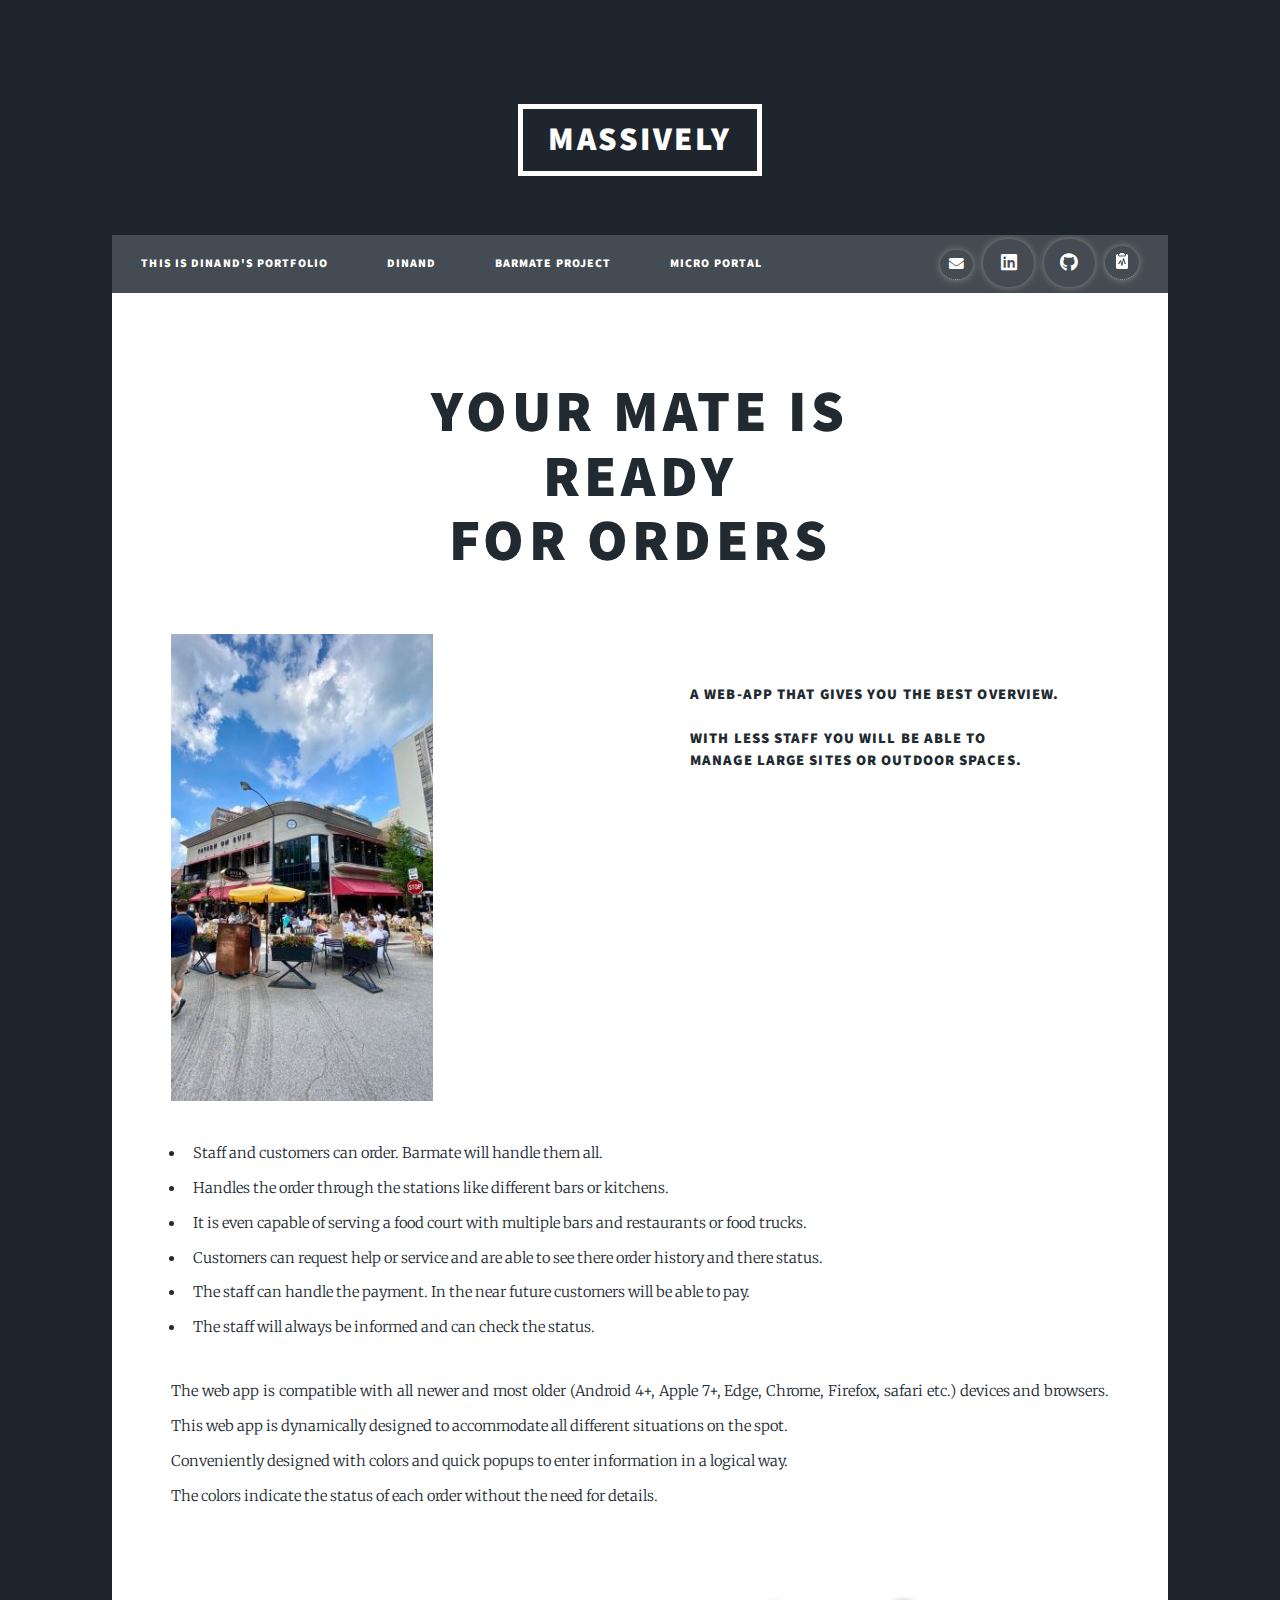
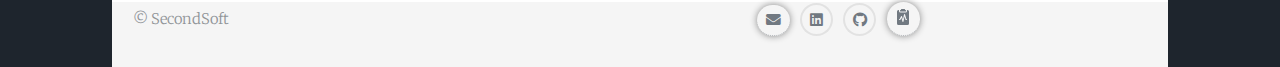
<file: barmate.html>
<!DOCTYPE HTML>
<!--
	Massively by HTML5 UP
	html5up.net | @ajlkn
	Free for personal and commercial use under the CCA 3.0 license (html5up.net/license)
-->
<html>
	<head>
		<title>The best Mate you ever have</title>
		<meta charset="utf-8" />
		<meta name="viewport" content="width=device-width, initial-scale=1, user-scalable=no" />
		<link rel="stylesheet" href="assets/css/main.css" />
		<noscript><link rel="stylesheet" href="assets/css/noscript.css" /></noscript>
	</head>
	<body class="is-preload">

		<!-- Wrapper -->
			<div id="wrapper">

				<!-- Header -->
					<header id="header">
						<a href="barmate.html" class="logo">Massively</a>
					</header>

				<!-- Nav -->
				<nav id="nav">
					<ul class="links">
						<li><a href="index.html">This is Dinand's portfolio</a></li>
						<li><a href="Dinand.html">Dinand</a></li>
						<li><a href="barmate.html">Barmate project</a></li>
						<li><a href="MicroPortal.html">Micro Portal</a></li>
					</ul>
					<ul class="icons">
						<li><a target="_blank" href="mailto:dinand.dotnet@gmail.com" class="fas fa-envelope"><span class="label"></span></a></li>
						<li><a target="_blank" href="https://www.linkedin.com/in/dinand-v-50b72722b/" class="fas icon brands fa-linkedin"><span class="label">Linkedin</span></a></li>
						<li><a target="_blank" href="https://dinanddotnet.github.io/Dinand/index.html" class="fas icon brands fa-github"><span class="label">GitHub</span></a></li>
						<!-- <li><a class="fas" target="_blank" href="https://airtable.com/shr4bkeuciESQk03D" > <img style="width:18px; height:18px" src="images\formedit.jpg"></a></li> -->
						 <li><a class="fas" target="_blank" href="https://airtable.com/shr4bkeuciESQk03D" >
						<svg xmlns="http://www.w3.org/2000/svg" width="16" height="16" fill="currentColor" class="bi bi-clipboard2-pulse-fill" viewBox="0 0 16 16">
							<path d="M10 .5a.5.5 0 0 0-.5-.5h-3a.5.5 0 0 0-.5.5.5.5 0 0 1-.5.5.5.5 0 0 0-.5.5V2a.5.5 0 0 0 .5.5h5A.5.5 0 0 0 11 2v-.5a.5.5 0 0 0-.5-.5.5.5 0 0 1-.5-.5Z"/>
							<path d="M4.085 1H3.5A1.5 1.5 0 0 0 2 2.5v12A1.5 1.5 0 0 0 3.5 16h9a1.5 1.5 0 0 0 1.5-1.5v-12A1.5 1.5 0 0 0 12.5 1h-.585c.055.156.085.325.085.5V2a1.5 1.5 0 0 1-1.5 1.5h-5A1.5 1.5 0 0 1 4 2v-.5c0-.175.03-.344.085-.5ZM9.98 5.356 11.372 10h.128a.5.5 0 0 1 0 1H11a.5.5 0 0 1-.479-.356l-.94-3.135-1.092 5.096a.5.5 0 0 1-.968.039L6.383 8.85l-.936 1.873A.5.5 0 0 1 5 11h-.5a.5.5 0 0 1 0-1h.191l1.362-2.724a.5.5 0 0 1 .926.08l.94 3.135 1.092-5.096a.5.5 0 0 1 .968-.039Z"/>
						  </svg></a></li>
					</ul>
				</nav>
				<!-- Main -->
					<div id="main">

						<!-- Post -->
							<section class="post">
								<header class="major">
									<h1>Your mate is<br/>
										ready<br/>
										for orders</h1>
									
								</header>
								<div>
										<div><img style="width:28%; float: left;" src="images/Terrace.jpg" alt="" /></div>
										<div><h4 style="float: right; margin: 50px">A web-app that gives you the best overview. <br/> <br/>With less staff you will be able to <br/> manage large sites or outdoor spaces.</h4></div>
								</div>
								<!-- <table>
									<tr>
										<td><img style="width:70%" src="images/Terrace.jpg" alt="" /></td>
										<td><h4 style="float: right; margin-bottom: 100px;">A web-app that gives you the best overview. <br/> <br/>With less staff you will be able to manage large sites or outdoor spaces.</h4></td>
									</tr>
								</table> -->
									
								<div style="clear: both;"></div>
								
								<br/>

								<ul>
									<li>Staff and customers can order. Barmate will handle them all.</li>
									<li>Handles the order through the stations like different bars or kitchens.</li>
									<li>It is even capable of serving a food court with multiple bars and restaurants or food trucks.</li>
									<li>Customers can request help or service and are able to see there order history and there status.</li>
									<li>The staff can handle the payment. In the near future customers will be able to pay.</li>
									<li>The staff will always be informed and can check the status.</li>
								</ul>

								<p>The web app is compatible with all newer and most older (Android 4+, Apple 7+, Edge, Chrome, Firefox, safari etc.) devices and browsers.
									This web app is dynamically designed to accommodate all different situations on the spot. <br/>
									Conveniently designed with colors and quick popups to enter information in a logical way. <br/>
									The colors indicate the status of each order without the need for details.<br/>
								</p>
							</section>
					</div>
			</div>
				<!-- Footer -->
	<nav id="footer" class="footerbar"></nav>

		<!-- Scripts -->
            <script src="https://code.jquery.com/jquery-3.6.1.min.js" integrity="sha256-o88AwQnZB+VDvE9tvIXrMQaPlFFSUTR+nldQm1LuPXQ=" crossorigin="anonymous"></script>
			<script src="assets/js/jquery.scrollex.min.js"></script>
			<script src="assets/js/jquery.scrolly.min.js"></script>
			<script src="assets/js/browser.min.js"></script>
			<script src="assets/js/breakpoints.min.js"></script>
			<script src="assets/js/util.js"></script>
			<script src="assets/js/main.js"></script>
			<script src="assets/js/navbar.js"></script>
			<script src="assets/js/footerbar.js"></script>

	</body>
</html>
</file>
<file: assets/css/main.css>
@import url(fontawesome-all.min.css);
@import url("https://fonts.googleapis.com/css?family=Merriweather:300,700,300italic,700italic|Source+Sans+Pro:900");

/*
	Massively by HTML5 UP
	html5up.net | @ajlkn
	Free for personal and commercial use under the CCA 3.0 license (html5up.net/license)
*/

a.fas {
	display: inline-block;
	border-radius: 60px;
	box-shadow: 0 0 7px #888;
	padding: 0.5em 0.6em;
  
  }


html, body, div, span, applet, object,
iframe, h1, h2, h3, h4, h5, h6, p, blockquote,
pre, a, abbr, acronym, address, big, cite,
code, del, dfn, em, img, ins, kbd, q, s, samp,
small, strike, strong, sub, sup, tt, var, b,
u, i, center, dl, dt, dd, ol, ul, li, fieldset,
form, label, legend, table, caption, tbody,
tfoot, thead, tr, th, td, article, aside,
canvas, details, embed, figure, figcaption,
footer, header, hgroup, menu, nav, output, ruby,
section, summary, time, mark, audio, video {
	margin: 0;
	padding: 0;
	border: 0;
	font-size: 100%;
	font: inherit;
	vertical-align: baseline;}

article, aside, details, figcaption, figure,
footer, header, hgroup, menu, nav, section {
	display: block;}

body {
	line-height: 1;
}

ol, ul {
	list-style: none;
}

blockquote, q {
	quotes: none;
}

	blockquote:before, blockquote:after, q:before, q:after {
		content: '';
		content: none;
	}

table {
	border-collapse: collapse;
	border-spacing: 0;
}

body {
	-webkit-text-size-adjust: none;
}

mark {
	background-color: transparent;
	color: inherit;
}

input::-moz-focus-inner {
	border: 0;
	padding: 0;
}

input, select, textarea {
	-moz-appearance: none;
	-webkit-appearance: none;
	-ms-appearance: none;
	appearance: none;
}

/* Basic */

	@-ms-viewport {
		width: device-width;
	}

	body {
		-ms-overflow-style: scrollbar;
	}

	@media screen and (max-width: 480px) {

		html, body {
			min-width: 320px;
		}

	}

	html {
		box-sizing: border-box;
	}

	*, *:before, *:after {
		box-sizing: inherit;
	}

	body {
		background-color: #1e252d;
	}

		body.is-preload *, body.is-preload *:before, body.is-preload *:after {
			-moz-animation: none !important;
			-webkit-animation: none !important;
			-ms-animation: none !important;
			animation: none !important;
			-moz-transition: none !important;
			-webkit-transition: none !important;
			-ms-transition: none !important;
			transition: none !important;
		}

/* Type */

	html {
		font-size: 16pt;
	}

		@media screen and (max-width: 1680px) {

			html {
				font-size: 12pt;
			}

		}

		@media screen and (max-width: 1280px) {

			html {
				font-size: 11pt;
			}

		}

		@media screen and (max-width: 360px) {

			html {
				font-size: 10pt;
			}

		}

	body {
		color: #212931;
	}

	body, input, select, textarea {
		font-family: "Merriweather", Georgia, serif;
		font-weight: 300;
		font-size: 1rem;
		line-height: 2.375;
	}

	a {
		-moz-transition: color 0.2s ease-in-out, background-color 0.2s ease-in-out, border-color 0.2s ease-in-out, box-shadow 0.2s ease-in-out;
		-webkit-transition: color 0.2s ease-in-out, background-color 0.2s ease-in-out, border-color 0.2s ease-in-out, box-shadow 0.2s ease-in-out;
		-ms-transition: color 0.2s ease-in-out, background-color 0.2s ease-in-out, border-color 0.2s ease-in-out, box-shadow 0.2s ease-in-out;
		transition: color 0.2s ease-in-out, background-color 0.2s ease-in-out, border-color 0.2s ease-in-out, box-shadow 0.2s ease-in-out;
		border-bottom: dotted 1px;
		text-decoration: none;
	}

		a:hover {
			border-bottom-color: transparent;
		}

	strong, b {
		font-weight: 600;
	}

	em, i {
		font-style: italic;
	}

	p {
		text-align: justify;
		margin: 0 0 2rem 0;
	}

	h1, h2, h3, h4, h5, h6 {
		font-family: "Source Sans Pro", Helvetica, sans-serif;
		font-weight: 900;
		line-height: 1.5;
		letter-spacing: 0.075em;
		text-transform: uppercase;
		margin: 0 0 1rem 0;
	}

		h1 a, h2 a, h3 a, h4 a, h5 a, h6 a {
			border-bottom: 0;
			color: inherit;
			text-decoration: none;
		}

	h1 {
		font-size: 4rem;
		line-height: 1.1;
		margin: 0 0 2rem 0;
	}

	h2 {
		font-size: 1.75rem;
		line-height: 1.3;
		margin: 0 0 1.5rem 0;
	}

	h3 {
		font-size: 1.25rem;
		margin: 0 0 1.5rem 0;
	}

	h4 {
		font-size: 1rem;
	}

	h5 {
		font-size: 0.9rem;
	}

	h6 {
		font-size: 0.8rem;
	}

	sub {
		font-size: 0.8rem;
		position: relative;
		top: 0.5rem;
	}

	sup {
		font-size: 0.8rem;
		position: relative;
		top: -0.5rem;
	}

	blockquote {
		border-left: solid 4px;
		font-style: italic;
		margin: 0 0 2rem 0;
		padding: 0.5rem 0 0.5rem 2rem;
	}

	code {
		border: solid 2px;
		font-family: "Courier New", monospace;
		font-size: 0.9rem;
		margin: 0 0.25rem;
		padding: 0.25rem 0.65rem;
	}

	pre {
		-webkit-overflow-scrolling: touch;
		font-family: "Courier New", monospace;
		font-size: 0.9rem;
		margin: 0 0 2rem 0;
	}

		pre code {
			display: block;
			line-height: 1.75;
			padding: 1rem 1.5rem;
			overflow-x: auto;
		}

	hr {
		border: 0;
		border-bottom: solid 2px;
		margin: 3rem 0;
	}

		hr.major {
			margin: 5rem 0;
		}

	.align-left {
		text-align: left;
	}

	.align-center {
		text-align: center;
	}

	.align-right {
		text-align: right;
	}

	input, select, textarea {
		color: #212931;
	}

	a {
		color: #212931;
		border-bottom-color: rgba(33, 41, 49, 0.5);
	}

		a:hover {
			border-bottom-color: transparent;
			color: #18bfef !important;
		}

	strong, b {
		color: #212931;
	}

	h1, h2, h3, h4, h5, h6 {
		color: #212931;
	}

	blockquote {
		border-left-color: #eeeeee;
	}

	code {
		background: rgba(220, 220, 220, 0.25);
		border-color: #eeeeee;
	}

	hr {
		border-bottom-color: #eeeeee;
	}

/* Row */

	.row {
		display: flex;
		flex-wrap: wrap;
		box-sizing: border-box;
		align-items: stretch;
	}

		.row > * {
			box-sizing: border-box;
		}

		.row.gtr-uniform > * > :last-child {
			margin-bottom: 0;
		}

		.row.aln-left {
			justify-content: flex-start;
		}

		.row.aln-center {
			justify-content: center;
		}

		.row.aln-right {
			justify-content: flex-end;
		}

		.row.aln-top {
			align-items: flex-start;
		}

		.row.aln-middle {
			align-items: center;
		}

		.row.aln-bottom {
			align-items: flex-end;
		}

		.row > .imp {
			order: -1;
		}

		.row > .col-1 {
			width: 8.33333%;
		}

		.row > .off-1 {
			margin-left: 8.33333%;
		}

		.row > .col-2 {
			width: 16.66667%;
		}

		.row > .off-2 {
			margin-left: 16.66667%;
		}

		.row > .col-3 {
			width: 25%;
		}

		.row > .off-3 {
			margin-left: 25%;
		}

		.row > .col-4 {
			width: 33.33333%;
		}

		.row > .off-4 {
			margin-left: 33.33333%;
		}

		.row > .col-5 {
			width: 41.66667%;
		}

		.row > .off-5 {
			margin-left: 41.66667%;
		}

		.row > .col-6 {
			width: 50%;
		}

		.row > .off-6 {
			margin-left: 50%;
		}

		.row > .col-7 {
			width: 58.33333%;
		}

		.row > .off-7 {
			margin-left: 58.33333%;
		}

		.row > .col-8 {
			width: 66.66667%;
		}

		.row > .off-8 {
			margin-left: 66.66667%;
		}

		.row > .col-9 {
			width: 75%;
		}

		.row > .off-9 {
			margin-left: 75%;
		}

		.row > .col-10 {
			width: 83.33333%;
		}

		.row > .off-10 {
			margin-left: 83.33333%;
		}

		.row > .col-11 {
			width: 91.66667%;
		}

		.row > .off-11 {
			margin-left: 91.66667%;
		}

		.row > .col-12 {
			width: 100%;
		}

		.row > .off-12 {
			margin-left: 100%;
		}

		.row.gtr-0 {
			margin-top: 0;
			margin-left: 0rem;
		}

			.row.gtr-0 > * {
				padding: 0 0 0 0rem;
			}

			.row.gtr-0.gtr-uniform {
				margin-top: 0rem;
			}

				.row.gtr-0.gtr-uniform > * {
					padding-top: 0rem;
				}

		.row.gtr-25 {
			margin-top: 0;
			margin-left: -0.375rem;
		}

			.row.gtr-25 > * {
				padding: 0 0 0 0.375rem;
			}

			.row.gtr-25.gtr-uniform {
				margin-top: -0.375rem;
			}

				.row.gtr-25.gtr-uniform > * {
					padding-top: 0.375rem;
				}

		.row.gtr-50 {
			margin-top: 0;
			margin-left: -0.75rem;
		}

			.row.gtr-50 > * {
				padding: 0 0 0 0.75rem;
			}

			.row.gtr-50.gtr-uniform {
				margin-top: -0.75rem;
			}

				.row.gtr-50.gtr-uniform > * {
					padding-top: 0.75rem;
				}

		.row {
			margin-top: 0;
			margin-left: -1.5rem;
		}

			.row > * {
				padding: 0 0 0 1.5rem;
			}

			.row.gtr-uniform {
				margin-top: -1.5rem;
			}

				.row.gtr-uniform > * {
					padding-top: 1.5rem;
				}

		.row.gtr-150 {
			margin-top: 0;
			margin-left: -2.25rem;
		}

			.row.gtr-150 > * {
				padding: 0 0 0 2.25rem;
			}

			.row.gtr-150.gtr-uniform {
				margin-top: -2.25rem;
			}

				.row.gtr-150.gtr-uniform > * {
					padding-top: 2.25rem;
				}

		.row.gtr-200 {
			margin-top: 0;
			margin-left: -3rem;
		}

			.row.gtr-200 > * {
				padding: 0 0 0 3rem;
			}

			.row.gtr-200.gtr-uniform {
				margin-top: -3rem;
			}

				.row.gtr-200.gtr-uniform > * {
					padding-top: 3rem;
				}

		@media screen and (max-width: 1680px) {

			.row {
				display: flex;
				flex-wrap: wrap;
				box-sizing: border-box;
				align-items: stretch;
			}

				.row > * {
					box-sizing: border-box;
				}

				.row.gtr-uniform > * > :last-child {
					margin-bottom: 0;
				}

				.row.aln-left {
					justify-content: flex-start;
				}

				.row.aln-center {
					justify-content: center;
				}

				.row.aln-right {
					justify-content: flex-end;
				}

				.row.aln-top {
					align-items: flex-start;
				}

				.row.aln-middle {
					align-items: center;
				}

				.row.aln-bottom {
					align-items: flex-end;
				}

				.row > .imp-xlarge {
					order: -1;
				}

				.row > .col-1-xlarge {
					width: 8.33333%;
				}

				.row > .off-1-xlarge {
					margin-left: 8.33333%;
				}

				.row > .col-2-xlarge {
					width: 16.66667%;
				}

				.row > .off-2-xlarge {
					margin-left: 16.66667%;
				}

				.row > .col-3-xlarge {
					width: 25%;
				}

				.row > .off-3-xlarge {
					margin-left: 25%;
				}

				.row > .col-4-xlarge {
					width: 33.33333%;
				}

				.row > .off-4-xlarge {
					margin-left: 33.33333%;
				}

				.row > .col-5-xlarge {
					width: 41.66667%;
				}

				.row > .off-5-xlarge {
					margin-left: 41.66667%;
				}

				.row > .col-6-xlarge {
					width: 50%;
				}

				.row > .off-6-xlarge {
					margin-left: 50%;
				}

				.row > .col-7-xlarge {
					width: 58.33333%;
				}

				.row > .off-7-xlarge {
					margin-left: 58.33333%;
				}

				.row > .col-8-xlarge {
					width: 66.66667%;
				}

				.row > .off-8-xlarge {
					margin-left: 66.66667%;
				}

				.row > .col-9-xlarge {
					width: 75%;
				}

				.row > .off-9-xlarge {
					margin-left: 75%;
				}

				.row > .col-10-xlarge {
					width: 83.33333%;
				}

				.row > .off-10-xlarge {
					margin-left: 83.33333%;
				}

				.row > .col-11-xlarge {
					width: 91.66667%;
				}

				.row > .off-11-xlarge {
					margin-left: 91.66667%;
				}

				.row > .col-12-xlarge {
					width: 100%;
				}

				.row > .off-12-xlarge {
					margin-left: 100%;
				}

				.row.gtr-0 {
					margin-top: 0;
					margin-left: 0rem;
				}

					.row.gtr-0 > * {
						padding: 0 0 0 0rem;
					}

					.row.gtr-0.gtr-uniform {
						margin-top: 0rem;
					}

						.row.gtr-0.gtr-uniform > * {
							padding-top: 0rem;
						}

				.row.gtr-25 {
					margin-top: 0;
					margin-left: -0.375rem;
				}

					.row.gtr-25 > * {
						padding: 0 0 0 0.375rem;
					}

					.row.gtr-25.gtr-uniform {
						margin-top: -0.375rem;
					}

						.row.gtr-25.gtr-uniform > * {
							padding-top: 0.375rem;
						}

				.row.gtr-50 {
					margin-top: 0;
					margin-left: -0.75rem;
				}

					.row.gtr-50 > * {
						padding: 0 0 0 0.75rem;
					}

					.row.gtr-50.gtr-uniform {
						margin-top: -0.75rem;
					}

						.row.gtr-50.gtr-uniform > * {
							padding-top: 0.75rem;
						}

				.row {
					margin-top: 0;
					margin-left: -1.5rem;
				}

					.row > * {
						padding: 0 0 0 1.5rem;
					}

					.row.gtr-uniform {
						margin-top: -1.5rem;
					}

						.row.gtr-uniform > * {
							padding-top: 1.5rem;
						}

				.row.gtr-150 {
					margin-top: 0;
					margin-left: -2.25rem;
				}

					.row.gtr-150 > * {
						padding: 0 0 0 2.25rem;
					}

					.row.gtr-150.gtr-uniform {
						margin-top: -2.25rem;
					}

						.row.gtr-150.gtr-uniform > * {
							padding-top: 2.25rem;
						}

				.row.gtr-200 {
					margin-top: 0;
					margin-left: -3rem;
				}

					.row.gtr-200 > * {
						padding: 0 0 0 3rem;
					}

					.row.gtr-200.gtr-uniform {
						margin-top: -3rem;
					}

						.row.gtr-200.gtr-uniform > * {
							padding-top: 3rem;
						}

		}

		@media screen and (max-width: 1280px) {

			.row {
				display: flex;
				flex-wrap: wrap;
				box-sizing: border-box;
				align-items: stretch;
			}

				.row > * {
					box-sizing: border-box;
				}

				.row.gtr-uniform > * > :last-child {
					margin-bottom: 0;
				}

				.row.aln-left {
					justify-content: flex-start;
				}

				.row.aln-center {
					justify-content: center;
				}

				.row.aln-right {
					justify-content: flex-end;
				}

				.row.aln-top {
					align-items: flex-start;
				}

				.row.aln-middle {
					align-items: center;
				}

				.row.aln-bottom {
					align-items: flex-end;
				}

				.row > .imp-large {
					order: -1;
				}

				.row > .col-1-large {
					width: 8.33333%;
				}

				.row > .off-1-large {
					margin-left: 8.33333%;
				}

				.row > .col-2-large {
					width: 16.66667%;
				}

				.row > .off-2-large {
					margin-left: 16.66667%;
				}

				.row > .col-3-large {
					width: 25%;
				}

				.row > .off-3-large {
					margin-left: 25%;
				}

				.row > .col-4-large {
					width: 33.33333%;
				}

				.row > .off-4-large {
					margin-left: 33.33333%;
				}

				.row > .col-5-large {
					width: 41.66667%;
				}

				.row > .off-5-large {
					margin-left: 41.66667%;
				}

				.row > .col-6-large {
					width: 50%;
				}

				.row > .off-6-large {
					margin-left: 50%;
				}

				.row > .col-7-large {
					width: 58.33333%;
				}

				.row > .off-7-large {
					margin-left: 58.33333%;
				}

				.row > .col-8-large {
					width: 66.66667%;
				}

				.row > .off-8-large {
					margin-left: 66.66667%;
				}

				.row > .col-9-large {
					width: 75%;
				}

				.row > .off-9-large {
					margin-left: 75%;
				}

				.row > .col-10-large {
					width: 83.33333%;
				}

				.row > .off-10-large {
					margin-left: 83.33333%;
				}

				.row > .col-11-large {
					width: 91.66667%;
				}

				.row > .off-11-large {
					margin-left: 91.66667%;
				}

				.row > .col-12-large {
					width: 100%;
				}

				.row > .off-12-large {
					margin-left: 100%;
				}

				.row.gtr-0 {
					margin-top: 0;
					margin-left: 0rem;
				}

					.row.gtr-0 > * {
						padding: 0 0 0 0rem;
					}

					.row.gtr-0.gtr-uniform {
						margin-top: 0rem;
					}

						.row.gtr-0.gtr-uniform > * {
							padding-top: 0rem;
						}

				.row.gtr-25 {
					margin-top: 0;
					margin-left: -0.375rem;
				}

					.row.gtr-25 > * {
						padding: 0 0 0 0.375rem;
					}

					.row.gtr-25.gtr-uniform {
						margin-top: -0.375rem;
					}

						.row.gtr-25.gtr-uniform > * {
							padding-top: 0.375rem;
						}

				.row.gtr-50 {
					margin-top: 0;
					margin-left: -0.75rem;
				}

					.row.gtr-50 > * {
						padding: 0 0 0 0.75rem;
					}

					.row.gtr-50.gtr-uniform {
						margin-top: -0.75rem;
					}

						.row.gtr-50.gtr-uniform > * {
							padding-top: 0.75rem;
						}

				.row {
					margin-top: 0;
					margin-left: -1.5rem;
				}

					.row > * {
						padding: 0 0 0 1.5rem;
					}

					.row.gtr-uniform {
						margin-top: -1.5rem;
					}

						.row.gtr-uniform > * {
							padding-top: 1.5rem;
						}

				.row.gtr-150 {
					margin-top: 0;
					margin-left: -2.25rem;
				}

					.row.gtr-150 > * {
						padding: 0 0 0 2.25rem;
					}

					.row.gtr-150.gtr-uniform {
						margin-top: -2.25rem;
					}

						.row.gtr-150.gtr-uniform > * {
							padding-top: 2.25rem;
						}

				.row.gtr-200 {
					margin-top: 0;
					margin-left: -3rem;
				}

					.row.gtr-200 > * {
						padding: 0 0 0 3rem;
					}

					.row.gtr-200.gtr-uniform {
						margin-top: -3rem;
					}

						.row.gtr-200.gtr-uniform > * {
							padding-top: 3rem;
						}

		}

		@media screen and (max-width: 980px) {

			.row {
				display: flex;
				flex-wrap: wrap;
				box-sizing: border-box;
				align-items: stretch;
			}

				.row > * {
					box-sizing: border-box;
				}

				.row.gtr-uniform > * > :last-child {
					margin-bottom: 0;
				}

				.row.aln-left {
					justify-content: flex-start;
				}

				.row.aln-center {
					justify-content: center;
				}

				.row.aln-right {
					justify-content: flex-end;
				}

				.row.aln-top {
					align-items: flex-start;
				}

				.row.aln-middle {
					align-items: center;
				}

				.row.aln-bottom {
					align-items: flex-end;
				}

				.row > .imp-medium {
					order: -1;
				}

				.row > .col-1-medium {
					width: 8.33333%;
				}

				.row > .off-1-medium {
					margin-left: 8.33333%;
				}

				.row > .col-2-medium {
					width: 16.66667%;
				}

				.row > .off-2-medium {
					margin-left: 16.66667%;
				}

				.row > .col-3-medium {
					width: 25%;
				}

				.row > .off-3-medium {
					margin-left: 25%;
				}

				.row > .col-4-medium {
					width: 33.33333%;
				}

				.row > .off-4-medium {
					margin-left: 33.33333%;
				}

				.row > .col-5-medium {
					width: 41.66667%;
				}

				.row > .off-5-medium {
					margin-left: 41.66667%;
				}

				.row > .col-6-medium {
					width: 50%;
				}

				.row > .off-6-medium {
					margin-left: 50%;
				}

				.row > .col-7-medium {
					width: 58.33333%;
				}

				.row > .off-7-medium {
					margin-left: 58.33333%;
				}

				.row > .col-8-medium {
					width: 66.66667%;
				}

				.row > .off-8-medium {
					margin-left: 66.66667%;
				}

				.row > .col-9-medium {
					width: 75%;
				}

				.row > .off-9-medium {
					margin-left: 75%;
				}

				.row > .col-10-medium {
					width: 83.33333%;
				}

				.row > .off-10-medium {
					margin-left: 83.33333%;
				}

				.row > .col-11-medium {
					width: 91.66667%;
				}

				.row > .off-11-medium {
					margin-left: 91.66667%;
				}

				.row > .col-12-medium {
					width: 100%;
				}

				.row > .off-12-medium {
					margin-left: 100%;
				}

				.row.gtr-0 {
					margin-top: 0;
					margin-left: 0rem;
				}

					.row.gtr-0 > * {
						padding: 0 0 0 0rem;
					}

					.row.gtr-0.gtr-uniform {
						margin-top: 0rem;
					}

						.row.gtr-0.gtr-uniform > * {
							padding-top: 0rem;
						}

				.row.gtr-25 {
					margin-top: 0;
					margin-left: -0.375rem;
				}

					.row.gtr-25 > * {
						padding: 0 0 0 0.375rem;
					}

					.row.gtr-25.gtr-uniform {
						margin-top: -0.375rem;
					}

						.row.gtr-25.gtr-uniform > * {
							padding-top: 0.375rem;
						}

				.row.gtr-50 {
					margin-top: 0;
					margin-left: -0.75rem;
				}

					.row.gtr-50 > * {
						padding: 0 0 0 0.75rem;
					}

					.row.gtr-50.gtr-uniform {
						margin-top: -0.75rem;
					}

						.row.gtr-50.gtr-uniform > * {
							padding-top: 0.75rem;
						}

				.row {
					margin-top: 0;
					margin-left: -1.5rem;
				}

					.row > * {
						padding: 0 0 0 1.5rem;
					}

					.row.gtr-uniform {
						margin-top: -1.5rem;
					}

						.row.gtr-uniform > * {
							padding-top: 1.5rem;
						}

				.row.gtr-150 {
					margin-top: 0;
					margin-left: -2.25rem;
				}

					.row.gtr-150 > * {
						padding: 0 0 0 2.25rem;
					}

					.row.gtr-150.gtr-uniform {
						margin-top: -2.25rem;
					}

						.row.gtr-150.gtr-uniform > * {
							padding-top: 2.25rem;
						}

				.row.gtr-200 {
					margin-top: 0;
					margin-left: -3rem;
				}

					.row.gtr-200 > * {
						padding: 0 0 0 3rem;
					}

					.row.gtr-200.gtr-uniform {
						margin-top: -3rem;
					}

						.row.gtr-200.gtr-uniform > * {
							padding-top: 3rem;
						}

		}

		@media screen and (max-width: 736px) {

			.row {
				display: flex;
				flex-wrap: wrap;
				box-sizing: border-box;
				align-items: stretch;
			}

				.row > * {
					box-sizing: border-box;
				}

				.row.gtr-uniform > * > :last-child {
					margin-bottom: 0;
				}

				.row.aln-left {
					justify-content: flex-start;
				}

				.row.aln-center {
					justify-content: center;
				}

				.row.aln-right {
					justify-content: flex-end;
				}

				.row.aln-top {
					align-items: flex-start;
				}

				.row.aln-middle {
					align-items: center;
				}

				.row.aln-bottom {
					align-items: flex-end;
				}

				.row > .imp-small {
					order: -1;
				}

				.row > .col-1-small {
					width: 8.33333%;
				}

				.row > .off-1-small {
					margin-left: 8.33333%;
				}

				.row > .col-2-small {
					width: 16.66667%;
				}

				.row > .off-2-small {
					margin-left: 16.66667%;
				}

				.row > .col-3-small {
					width: 25%;
				}

				.row > .off-3-small {
					margin-left: 25%;
				}

				.row > .col-4-small {
					width: 33.33333%;
				}

				.row > .off-4-small {
					margin-left: 33.33333%;
				}

				.row > .col-5-small {
					width: 41.66667%;
				}

				.row > .off-5-small {
					margin-left: 41.66667%;
				}

				.row > .col-6-small {
					width: 50%;
				}

				.row > .off-6-small {
					margin-left: 50%;
				}

				.row > .col-7-small {
					width: 58.33333%;
				}

				.row > .off-7-small {
					margin-left: 58.33333%;
				}

				.row > .col-8-small {
					width: 66.66667%;
				}

				.row > .off-8-small {
					margin-left: 66.66667%;
				}

				.row > .col-9-small {
					width: 75%;
				}

				.row > .off-9-small {
					margin-left: 75%;
				}

				.row > .col-10-small {
					width: 83.33333%;
				}

				.row > .off-10-small {
					margin-left: 83.33333%;
				}

				.row > .col-11-small {
					width: 91.66667%;
				}

				.row > .off-11-small {
					margin-left: 91.66667%;
				}

				.row > .col-12-small {
					width: 100%;
				}

				.row > .off-12-small {
					margin-left: 100%;
				}

				.row.gtr-0 {
					margin-top: 0;
					margin-left: 0rem;
				}

					.row.gtr-0 > * {
						padding: 0 0 0 0rem;
					}

					.row.gtr-0.gtr-uniform {
						margin-top: 0rem;
					}

						.row.gtr-0.gtr-uniform > * {
							padding-top: 0rem;
						}

				.row.gtr-25 {
					margin-top: 0;
					margin-left: -0.375rem;
				}

					.row.gtr-25 > * {
						padding: 0 0 0 0.375rem;
					}

					.row.gtr-25.gtr-uniform {
						margin-top: -0.375rem;
					}

						.row.gtr-25.gtr-uniform > * {
							padding-top: 0.375rem;
						}

				.row.gtr-50 {
					margin-top: 0;
					margin-left: -0.75rem;
				}

					.row.gtr-50 > * {
						padding: 0 0 0 0.75rem;
					}

					.row.gtr-50.gtr-uniform {
						margin-top: -0.75rem;
					}

						.row.gtr-50.gtr-uniform > * {
							padding-top: 0.75rem;
						}

				.row {
					margin-top: 0;
					margin-left: -1.5rem;
				}

					.row > * {
						padding: 0 0 0 1.5rem;
					}

					.row.gtr-uniform {
						margin-top: -1.5rem;
					}

						.row.gtr-uniform > * {
							padding-top: 1.5rem;
						}

				.row.gtr-150 {
					margin-top: 0;
					margin-left: -2.25rem;
				}

					.row.gtr-150 > * {
						padding: 0 0 0 2.25rem;
					}

					.row.gtr-150.gtr-uniform {
						margin-top: -2.25rem;
					}

						.row.gtr-150.gtr-uniform > * {
							padding-top: 2.25rem;
						}

				.row.gtr-200 {
					margin-top: 0;
					margin-left: -3rem;
				}

					.row.gtr-200 > * {
						padding: 0 0 0 3rem;
					}

					.row.gtr-200.gtr-uniform {
						margin-top: -3rem;
					}

						.row.gtr-200.gtr-uniform > * {
							padding-top: 3rem;
						}

		}

		@media screen and (max-width: 480px) {

			.row {
				display: flex;
				flex-wrap: wrap;
				box-sizing: border-box;
				align-items: stretch;
			}

				.row > * {
					box-sizing: border-box;
				}

				.row.gtr-uniform > * > :last-child {
					margin-bottom: 0;
				}

				.row.aln-left {
					justify-content: flex-start;
				}

				.row.aln-center {
					justify-content: center;
				}

				.row.aln-right {
					justify-content: flex-end;
				}

				.row.aln-top {
					align-items: flex-start;
				}

				.row.aln-middle {
					align-items: center;
				}

				.row.aln-bottom {
					align-items: flex-end;
				}

				.row > .imp-xsmall {
					order: -1;
				}

				.row > .col-1-xsmall {
					width: 8.33333%;
				}

				.row > .off-1-xsmall {
					margin-left: 8.33333%;
				}

				.row > .col-2-xsmall {
					width: 16.66667%;
				}

				.row > .off-2-xsmall {
					margin-left: 16.66667%;
				}

				.row > .col-3-xsmall {
					width: 25%;
				}

				.row > .off-3-xsmall {
					margin-left: 25%;
				}

				.row > .col-4-xsmall {
					width: 33.33333%;
				}

				.row > .off-4-xsmall {
					margin-left: 33.33333%;
				}

				.row > .col-5-xsmall {
					width: 41.66667%;
				}

				.row > .off-5-xsmall {
					margin-left: 41.66667%;
				}

				.row > .col-6-xsmall {
					width: 50%;
				}

				.row > .off-6-xsmall {
					margin-left: 50%;
				}

				.row > .col-7-xsmall {
					width: 58.33333%;
				}

				.row > .off-7-xsmall {
					margin-left: 58.33333%;
				}

				.row > .col-8-xsmall {
					width: 66.66667%;
				}

				.row > .off-8-xsmall {
					margin-left: 66.66667%;
				}

				.row > .col-9-xsmall {
					width: 75%;
				}

				.row > .off-9-xsmall {
					margin-left: 75%;
				}

				.row > .col-10-xsmall {
					width: 83.33333%;
				}

				.row > .off-10-xsmall {
					margin-left: 83.33333%;
				}

				.row > .col-11-xsmall {
					width: 91.66667%;
				}

				.row > .off-11-xsmall {
					margin-left: 91.66667%;
				}

				.row > .col-12-xsmall {
					width: 100%;
				}

				.row > .off-12-xsmall {
					margin-left: 100%;
				}

				.row.gtr-0 {
					margin-top: 0;
					margin-left: 0rem;
				}

					.row.gtr-0 > * {
						padding: 0 0 0 0rem;
					}

					.row.gtr-0.gtr-uniform {
						margin-top: 0rem;
					}

						.row.gtr-0.gtr-uniform > * {
							padding-top: 0rem;
						}

				.row.gtr-25 {
					margin-top: 0;
					margin-left: -0.375rem;
				}

					.row.gtr-25 > * {
						padding: 0 0 0 0.375rem;
					}

					.row.gtr-25.gtr-uniform {
						margin-top: -0.375rem;
					}

						.row.gtr-25.gtr-uniform > * {
							padding-top: 0.375rem;
						}

				.row.gtr-50 {
					margin-top: 0;
					margin-left: -0.75rem;
				}

					.row.gtr-50 > * {
						padding: 0 0 0 0.75rem;
					}

					.row.gtr-50.gtr-uniform {
						margin-top: -0.75rem;
					}

						.row.gtr-50.gtr-uniform > * {
							padding-top: 0.75rem;
						}

				.row {
					margin-top: 0;
					margin-left: -1.5rem;
				}

					.row > * {
						padding: 0 0 0 1.5rem;
					}

					.row.gtr-uniform {
						margin-top: -1.5rem;
					}

						.row.gtr-uniform > * {
							padding-top: 1.5rem;
						}

				.row.gtr-150 {
					margin-top: 0;
					margin-left: -2.25rem;
				}

					.row.gtr-150 > * {
						padding: 0 0 0 2.25rem;
					}

					.row.gtr-150.gtr-uniform {
						margin-top: -2.25rem;
					}

						.row.gtr-150.gtr-uniform > * {
							padding-top: 2.25rem;
						}

				.row.gtr-200 {
					margin-top: 0;
					margin-left: -3rem;
				}

					.row.gtr-200 > * {
						padding: 0 0 0 3rem;
					}

					.row.gtr-200.gtr-uniform {
						margin-top: -3rem;
					}

						.row.gtr-200.gtr-uniform > * {
							padding-top: 3rem;
						}

		}

		@media screen and (max-width: 360px) {

			.row {
				display: flex;
				flex-wrap: wrap;
				box-sizing: border-box;
				align-items: stretch;
			}

				.row > * {
					box-sizing: border-box;
				}

				.row.gtr-uniform > * > :last-child {
					margin-bottom: 0;
				}

				.row.aln-left {
					justify-content: flex-start;
				}

				.row.aln-center {
					justify-content: center;
				}

				.row.aln-right {
					justify-content: flex-end;
				}

				.row.aln-top {
					align-items: flex-start;
				}

				.row.aln-middle {
					align-items: center;
				}

				.row.aln-bottom {
					align-items: flex-end;
				}

				.row > .imp-xxsmall {
					order: -1;
				}

				.row > .col-1-xxsmall {
					width: 8.33333%;
				}

				.row > .off-1-xxsmall {
					margin-left: 8.33333%;
				}

				.row > .col-2-xxsmall {
					width: 16.66667%;
				}

				.row > .off-2-xxsmall {
					margin-left: 16.66667%;
				}

				.row > .col-3-xxsmall {
					width: 25%;
				}

				.row > .off-3-xxsmall {
					margin-left: 25%;
				}

				.row > .col-4-xxsmall {
					width: 33.33333%;
				}

				.row > .off-4-xxsmall {
					margin-left: 33.33333%;
				}

				.row > .col-5-xxsmall {
					width: 41.66667%;
				}

				.row > .off-5-xxsmall {
					margin-left: 41.66667%;
				}

				.row > .col-6-xxsmall {
					width: 50%;
				}

				.row > .off-6-xxsmall {
					margin-left: 50%;
				}

				.row > .col-7-xxsmall {
					width: 58.33333%;
				}

				.row > .off-7-xxsmall {
					margin-left: 58.33333%;
				}

				.row > .col-8-xxsmall {
					width: 66.66667%;
				}

				.row > .off-8-xxsmall {
					margin-left: 66.66667%;
				}

				.row > .col-9-xxsmall {
					width: 75%;
				}

				.row > .off-9-xxsmall {
					margin-left: 75%;
				}

				.row > .col-10-xxsmall {
					width: 83.33333%;
				}

				.row > .off-10-xxsmall {
					margin-left: 83.33333%;
				}

				.row > .col-11-xxsmall {
					width: 91.66667%;
				}

				.row > .off-11-xxsmall {
					margin-left: 91.66667%;
				}

				.row > .col-12-xxsmall {
					width: 100%;
				}

				.row > .off-12-xxsmall {
					margin-left: 100%;
				}

				.row.gtr-0 {
					margin-top: 0;
					margin-left: 0rem;
				}

					.row.gtr-0 > * {
						padding: 0 0 0 0rem;
					}

					.row.gtr-0.gtr-uniform {
						margin-top: 0rem;
					}

						.row.gtr-0.gtr-uniform > * {
							padding-top: 0rem;
						}

				.row.gtr-25 {
					margin-top: 0;
					margin-left: -0.375rem;
				}

					.row.gtr-25 > * {
						padding: 0 0 0 0.375rem;
					}

					.row.gtr-25.gtr-uniform {
						margin-top: -0.375rem;
					}

						.row.gtr-25.gtr-uniform > * {
							padding-top: 0.375rem;
						}

				.row.gtr-50 {
					margin-top: 0;
					margin-left: -0.75rem;
				}

					.row.gtr-50 > * {
						padding: 0 0 0 0.75rem;
					}

					.row.gtr-50.gtr-uniform {
						margin-top: -0.75rem;
					}

						.row.gtr-50.gtr-uniform > * {
							padding-top: 0.75rem;
						}

				.row {
					margin-top: 0;
					margin-left: -1.5rem;
				}

					.row > * {
						padding: 0 0 0 1.5rem;
					}

					.row.gtr-uniform {
						margin-top: -1.5rem;
					}

						.row.gtr-uniform > * {
							padding-top: 1.5rem;
						}

				.row.gtr-150 {
					margin-top: 0;
					margin-left: -2.25rem;
				}

					.row.gtr-150 > * {
						padding: 0 0 0 2.25rem;
					}

					.row.gtr-150.gtr-uniform {
						margin-top: -2.25rem;
					}

						.row.gtr-150.gtr-uniform > * {
							padding-top: 2.25rem;
						}

				.row.gtr-200 {
					margin-top: 0;
					margin-left: -3rem;
				}

					.row.gtr-200 > * {
						padding: 0 0 0 3rem;
					}

					.row.gtr-200.gtr-uniform {
						margin-top: -3rem;
					}

						.row.gtr-200.gtr-uniform > * {
							padding-top: 3rem;
						}

		}

/* Box */

	.box {
		border: solid 2px;
		margin-bottom: 2rem;
		padding: 1.5rem;
	}

		.box > :last-child,
		.box > :last-child > :last-child,
		.box > :last-child > :last-child > :last-child {
			margin-bottom: 0;
		}

		.box.alt {
			border: 0;
			border-radius: 0;
			padding: 0;
		}

	.box {
		border-color: #eeeeee;
	}

/* Button */

	input[type="submit"],
	input[type="reset"],
	input[type="button"],
	button,
	.button {
		-moz-appearance: none;
		-webkit-appearance: none;
		-ms-appearance: none;
		appearance: none;
		-moz-transition: background-color 0.2s ease-in-out, box-shadow 0.2s ease-in-out, color 0.2s ease-in-out;
		-webkit-transition: background-color 0.2s ease-in-out, box-shadow 0.2s ease-in-out, color 0.2s ease-in-out;
		-ms-transition: background-color 0.2s ease-in-out, box-shadow 0.2s ease-in-out, color 0.2s ease-in-out;
		transition: background-color 0.2s ease-in-out, box-shadow 0.2s ease-in-out, color 0.2s ease-in-out;
		border: 0;
		border-radius: 0;
		cursor: pointer;
		display: inline-block;
		font-family: "Source Sans Pro", Helvetica, sans-serif;
		font-size: 0.8rem;
		font-weight: 900;
		letter-spacing: 0.075em;
		height: 3rem;
		line-height: 3rem;
		padding: 0 2rem;
		text-align: center;
		text-decoration: none;
		text-transform: uppercase;
		white-space: nowrap;
	}

		input[type="submit"].icon:before,
		input[type="reset"].icon:before,
		input[type="button"].icon:before,
		button.icon:before,
		.button.icon:before {
			margin-right: 0.5rem;
		}

		input[type="submit"].icon.solo,
		input[type="reset"].icon.solo,
		input[type="button"].icon.solo,
		button.icon.solo,
		.button.icon.solo {
			position: relative;
			width: 4rem;
			height: 4rem;
			line-height: 4rem;
			border-radius: 4rem;
			text-indent: 4rem;
			overflow: hidden;
			padding: 0;
			white-space: nowrap;
		}

			input[type="submit"].icon.solo:before,
			input[type="reset"].icon.solo:before,
			input[type="button"].icon.solo:before,
			button.icon.solo:before,
			.button.icon.solo:before {
				position: absolute;
				display: block;
				top: 0;
				left: 0;
				width: inherit;
				height: inherit;
				line-height: inherit;
				font-size: 1.25rem;
				margin-right: 0;
				text-align: center;
				text-indent: 0;
			}

		input[type="submit"].fit,
		input[type="reset"].fit,
		input[type="button"].fit,
		button.fit,
		.button.fit {
			width: 100%;
		}

		input[type="submit"].small,
		input[type="reset"].small,
		input[type="button"].small,
		button.small,
		.button.small {
			font-size: 0.7rem;
			height: 2.5rem;
			line-height: 2.5rem;
			padding: 0 1.5rem;
		}

		input[type="submit"].large,
		input[type="reset"].large,
		input[type="button"].large,
		button.large,
		.button.large {
			font-size: 0.9rem;
			height: 3.5rem;
			line-height: 3.5rem;
			padding: 0 2.75rem;
		}

		@media screen and (max-width: 980px) {

			input[type="submit"],
			input[type="reset"],
			input[type="button"],
			button,
			.button {
				font-size: 0.9rem;
				height: 3.25rem;
				line-height: 3.25rem;
			}

				input[type="submit"].large,
				input[type="reset"].large,
				input[type="button"].large,
				button.large,
				.button.large {
					font-size: 1rem;
					height: 3.75rem;
					line-height: 3.75rem;
				}

		}

		input[type="submit"].disabled, input[type="submit"]:disabled,
		input[type="reset"].disabled,
		input[type="reset"]:disabled,
		input[type="button"].disabled,
		input[type="button"]:disabled,
		button.disabled,
		button:disabled,
		.button.disabled,
		.button:disabled {
			pointer-events: none;
			opacity: 0.25;
		}

	input[type="submit"],
	input[type="reset"],
	input[type="button"],
	button,
	.button {
		background-color: transparent;
		box-shadow: inset 0 0 0 2px #212931;
		color: #212931 !important;
	}

		input[type="submit"]:hover,
		input[type="reset"]:hover,
		input[type="button"]:hover,
		button:hover,
		.button:hover {
			box-shadow: inset 0 0 0 2px #18bfef;
			color: #18bfef !important;
		}

		input[type="submit"].primary,
		input[type="reset"].primary,
		input[type="button"].primary,
		button.primary,
		.button.primary {
			background-color: #212931;
			box-shadow: none;
			color: #ffffff !important;
		}

			input[type="submit"].primary:hover,
			input[type="reset"].primary:hover,
			input[type="button"].primary:hover,
			button.primary:hover,
			.button.primary:hover {
				background-color: #18bfef;
			}

/* Form */

	form {
		margin: 0 0 2rem 0;
	}

		form > :last-child {
			margin-bottom: 0;
		}

		form > .fields {
			display: -moz-flex;
			display: -webkit-flex;
			display: -ms-flex;
			display: flex;
			-moz-flex-wrap: wrap;
			-webkit-flex-wrap: wrap;
			-ms-flex-wrap: wrap;
			flex-wrap: wrap;
			width: calc(100% + 3rem);
			margin: -1.5rem 0 2rem -1.5rem;
		}

			form > .fields > .field {
				-moz-flex-grow: 0;
				-webkit-flex-grow: 0;
				-ms-flex-grow: 0;
				flex-grow: 0;
				-moz-flex-shrink: 0;
				-webkit-flex-shrink: 0;
				-ms-flex-shrink: 0;
				flex-shrink: 0;
				padding: 1.5rem 0 0 1.5rem;
				width: calc(100% - 1.5rem);
			}

				form > .fields > .field.half {
					width: calc(50% - 0.75rem);
				}

				form > .fields > .field.third {
					width: calc(100%/3 - 0.5rem);
				}

				form > .fields > .field.quarter {
					width: calc(25% - 0.375rem);
				}

		@media screen and (max-width: 480px) {

			form > .fields {
				width: calc(100% + 3rem);
				margin: -1.5rem 0 2rem -1.5rem;
			}

				form > .fields > .field {
					padding: 1.5rem 0 0 1.5rem;
					width: calc(100% - 1.5rem);
				}

					form > .fields > .field.half {
						width: calc(100% - 1.5rem);
					}

					form > .fields > .field.third {
						width: calc(100% - 1.5rem);
					}

					form > .fields > .field.quarter {
						width: calc(100% - 1.5rem);
					}

		}

	label {
		display: block;
		font-family: "Source Sans Pro", Helvetica, sans-serif;
		font-weight: 900;
		line-height: 1.5;
		letter-spacing: 0.075em;
		font-size: 0.8rem;
		text-transform: uppercase;
		margin: 0 0 0.75rem 0;
	}

		@media screen and (max-width: 980px) {

			label {
				font-size: 0.9rem;
			}

		}

	input[type="text"],
	input[type="password"],
	input[type="email"],
	select,
	textarea {
		-moz-appearance: none;
		-webkit-appearance: none;
		-ms-appearance: none;
		appearance: none;
		background: transparent;
		border-radius: 0;
		border: solid 2px;
		color: inherit;
		display: block;
		outline: 0;
		padding: 0 1rem;
		text-decoration: none;
		width: 100%;
	}

		input[type="text"]:invalid,
		input[type="password"]:invalid,
		input[type="email"]:invalid,
		select:invalid,
		textarea:invalid {
			box-shadow: none;
		}

	select {
		background-size: 1.25rem;
		background-repeat: no-repeat;
		background-position: calc(100% - 1rem) center;
		height: 3rem;
		padding-right: 3rem;
		text-overflow: ellipsis;
	}

		select:focus::-ms-value {
			background-color: transparent;
		}

		select::-ms-expand {
			display: none;
		}

	input[type="text"],
	input[type="password"],
	input[type="email"],
	select {
		height: 3rem;
	}

	textarea {
		padding: 0.75rem 1rem;
	}

	input[type="checkbox"],
	input[type="radio"] {
		-moz-appearance: none;
		-webkit-appearance: none;
		-ms-appearance: none;
		appearance: none;
		display: block;
		float: left;
		margin-right: -2rem;
		opacity: 0;
		width: 1rem;
		z-index: -1;
	}

		input[type="checkbox"] + label,
		input[type="radio"] + label {
			text-decoration: none;
			cursor: pointer;
			display: inline-block;
			font-size: 1rem;
			letter-spacing: 0;
			font-family: "Merriweather", Georgia, serif;
			text-transform: none;
			font-weight: 300;
			padding-left: 2.8rem;
			padding-right: 1rem;
			position: relative;
		}

			input[type="checkbox"] + label:before,
			input[type="radio"] + label:before {
				-moz-osx-font-smoothing: grayscale;
				-webkit-font-smoothing: antialiased;
				display: inline-block;
				font-style: normal;
				font-variant: normal;
				text-rendering: auto;
				line-height: 1;
				text-transform: none !important;
				font-family: 'Font Awesome 5 Free';
				font-weight: 900;
			}

			input[type="checkbox"] + label:before,
			input[type="radio"] + label:before {
				border-radius: 0;
				border: solid 2px;
				content: '';
				display: inline-block;
				font-size: 0.8rem;
				height: 1.8rem;
				left: 0;
				line-height: 1.65rem;
				position: absolute;
				text-align: center;
				top: -0.125rem;
				width: 1.8rem;
			}

		input[type="checkbox"]:checked + label:before,
		input[type="radio"]:checked + label:before {
			content: '\f00c';
		}

	input[type="checkbox"] + label:before {
		border-radius: 0;
	}

	input[type="radio"] + label:before {
		border-radius: 100%;
	}

	::-webkit-input-placeholder {
		opacity: 1.0;
	}

	:-moz-placeholder {
		opacity: 1.0;
	}

	::-moz-placeholder {
		opacity: 1.0;
	}

	:-ms-input-placeholder {
		opacity: 1.0;
	}

	label {
		color: #212931;
	}

	input[type="text"],
	input[type="password"],
	input[type="email"],
	select,
	textarea {
		border-color: #eeeeee;
	}

		input[type="text"]:focus,
		input[type="password"]:focus,
		input[type="email"]:focus,
		select:focus,
		textarea:focus {
			border-color: #18bfef;
		}

	select {
		background-image: url("data:image/svg+xml;charset=utf8,%3Csvg xmlns='http://www.w3.org/2000/svg' width='40' height='40' preserveAspectRatio='none' viewBox='0 0 40 40'%3E%3Cpath d='M9.4,12.3l10.4,10.4l10.4-10.4c0.2-0.2,0.5-0.4,0.9-0.4c0.3,0,0.6,0.1,0.9,0.4l3.3,3.3c0.2,0.2,0.4,0.5,0.4,0.9 c0,0.4-0.1,0.6-0.4,0.9L20.7,31.9c-0.2,0.2-0.5,0.4-0.9,0.4c-0.3,0-0.6-0.1-0.9-0.4L4.3,17.3c-0.2-0.2-0.4-0.5-0.4-0.9 c0-0.4,0.1-0.6,0.4-0.9l3.3-3.3c0.2-0.2,0.5-0.4,0.9-0.4S9.1,12.1,9.4,12.3z' fill='%23eeeeee' /%3E%3C/svg%3E");
	}

		select option {
			background-color: #ffffff;
			color: #212931;
		}

	.select-wrapper:before {
		color: #eeeeee;
	}

	input[type="checkbox"] + label,
	input[type="radio"] + label {
		color: #212931;
	}

		input[type="checkbox"] + label:before,
		input[type="radio"] + label:before {
			border-color: #eeeeee;
		}

	input[type="checkbox"]:checked + label:before,
	input[type="radio"]:checked + label:before {
		background-color: #212931;
		border-color: #212931;
		color: #ffffff;
	}

	input[type="checkbox"]:focus + label:before,
	input[type="radio"]:focus + label:before {
		border-color: #18bfef;
	}

	::-webkit-input-placeholder {
		color: #909498 !important;
	}

	:-moz-placeholder {
		color: #909498 !important;
	}

	::-moz-placeholder {
		color: #909498 !important;
	}

	:-ms-input-placeholder {
		color: #909498 !important;
	}

	.formerize-placeholder {
		color: #909498 !important;
	}

/* Icon */

	.icon {
		text-decoration: none;
		border-bottom: none;
		position: relative;
	}

		.icon:before {
			-moz-osx-font-smoothing: grayscale;
			-webkit-font-smoothing: antialiased;
			display: inline-block;
			font-style: normal;
			font-variant: normal;
			text-rendering: auto;
			line-height: 1;
			text-transform: none !important;
			font-family: 'Font Awesome 5 Free';
			font-weight: 400;
		}

		.icon > .label {
			display: none;
		}

		.icon:before {
			line-height: inherit;
		}

		.icon.solid:before {
			font-weight: 900;
		}

		.icon.brands:before {
			font-family: 'Font Awesome 5 Brands';
		}

/* Image */

	.image {
		border: 0;
		display: inline-block;
		position: relative;
	}

		.image img {
			display: block;
		}

		.image.left, .image.right {
			max-width: 40%;
		}

			.image.left img, .image.right img {
				width: 100%;
			}

		.image.left {
			float: left;
			margin: 0 2rem 2rem 0;
			top: 0.75rem;
		}

		.image.right {
			float: right;
			margin: 0 0 2rem 2rem;
			top: 0.75rem;
		}

		.image.fit {
			display: block;
			margin: 2.5rem 0;
			width: 100%;
		}

			.image.fit:first-child {
				margin-top: 0;
			}

			.image.fit img {
				width: 100%;
			}

		.image.main {
			display: block;
			margin: 4rem 0;
			width: 100%;
		}

			.image.main:first-child {
				margin-top: 0;
			}

			.image.main img {
				width: 100%;
			}

		@media screen and (max-width: 736px) {

			.image.fit {
				margin: 2rem 0;
			}

			.image.main {
				margin: 2rem 0;
			}

		}

	a.image {
		overflow: hidden;
	}

		a.image img {
			-moz-transition: -moz-transform 0.2s ease-out;
			-webkit-transition: -webkit-transform 0.2s ease-out;
			-ms-transition: -ms-transform 0.2s ease-out;
			transition: transform 0.2s ease-out;
		}

		a.image:hover img {
			-moz-transform: scale(1.05);
			-webkit-transform: scale(1.05);
			-ms-transform: scale(1.05);
			transform: scale(1.05);
		}

/* Actions */

	ul.actions {
		display: -moz-flex;
		display: -webkit-flex;
		display: -ms-flex;
		display: flex;
		cursor: default;
		list-style: none;
		margin-left: -1rem;
		padding-left: 0;
	}

		ul.actions li {
			padding: 0 0 0 1rem;
			vertical-align: middle;
		}

		ul.actions.special {
			-moz-justify-content: center;
			-webkit-justify-content: center;
			-ms-justify-content: center;
			justify-content: center;
			width: 100%;
			margin-left: 0;
		}

			ul.actions.special li:first-child {
				padding-left: 0;
			}

		ul.actions.stacked {
			-moz-flex-direction: column;
			-webkit-flex-direction: column;
			-ms-flex-direction: column;
			flex-direction: column;
			margin-left: 0;
		}

			ul.actions.stacked li {
				padding: 1.3rem 0 0 0;
			}

				ul.actions.stacked li:first-child {
					padding-top: 0;
				}

		ul.actions.fit {
			width: calc(100% + 1rem);
		}

			ul.actions.fit li {
				-moz-flex-grow: 1;
				-webkit-flex-grow: 1;
				-ms-flex-grow: 1;
				flex-grow: 1;
				-moz-flex-shrink: 1;
				-webkit-flex-shrink: 1;
				-ms-flex-shrink: 1;
				flex-shrink: 1;
				width: 100%;
			}

				ul.actions.fit li > * {
					width: 100%;
				}

			ul.actions.fit.stacked {
				width: 100%;
			}

		@media screen and (max-width: 480px) {

			ul.actions:not(.fixed) {
				-moz-flex-direction: column;
				-webkit-flex-direction: column;
				-ms-flex-direction: column;
				flex-direction: column;
				margin-left: 0;
				width: 100% !important;
			}

				ul.actions:not(.fixed) li {
					-moz-flex-grow: 1;
					-webkit-flex-grow: 1;
					-ms-flex-grow: 1;
					flex-grow: 1;
					-moz-flex-shrink: 1;
					-webkit-flex-shrink: 1;
					-ms-flex-shrink: 1;
					flex-shrink: 1;
					padding: 1rem 0 0 0;
					text-align: center;
					width: 100%;
				}

					ul.actions:not(.fixed) li > * {
						width: 100%;
					}

					ul.actions:not(.fixed) li:first-child {
						padding-top: 0;
					}

					ul.actions:not(.fixed) li input[type="submit"],
					ul.actions:not(.fixed) li input[type="reset"],
					ul.actions:not(.fixed) li input[type="button"],
					ul.actions:not(.fixed) li button,
					ul.actions:not(.fixed) li .button {
						width: 100%;
					}

						ul.actions:not(.fixed) li input[type="submit"].icon:before,
						ul.actions:not(.fixed) li input[type="reset"].icon:before,
						ul.actions:not(.fixed) li input[type="button"].icon:before,
						ul.actions:not(.fixed) li button.icon:before,
						ul.actions:not(.fixed) li .button.icon:before {
							margin-left: -0.5rem;
						}

		}

/* Icons */

	ul.icons {
		cursor: default;
		list-style: none;
		padding-left: 0;
	}

		ul.icons li {
			display: inline-block;
			padding: 0 0.5rem 0 0;
			vertical-align: middle;
		}

			ul.icons li:last-child {
				padding-right: 0;
			}

			ul.icons li .icon:before {
				width: 2.25rem;
				height: 2.25rem;
				line-height: 2.25rem;
				display: inline-block;
				text-align: center;
				border-radius: 100%;
				font-size: 1.25rem;
			}

		ul.icons.alt li .icon:before {
			-moz-transition: color 0.2s ease-in-out, background-color 0.2s ease-in-out, border-color 0.2s ease-in-out, box-shadow 0.2s ease-in-out;
			-webkit-transition: color 0.2s ease-in-out, background-color 0.2s ease-in-out, border-color 0.2s ease-in-out, box-shadow 0.2s ease-in-out;
			-ms-transition: color 0.2s ease-in-out, background-color 0.2s ease-in-out, border-color 0.2s ease-in-out, box-shadow 0.2s ease-in-out;
			transition: color 0.2s ease-in-out, background-color 0.2s ease-in-out, border-color 0.2s ease-in-out, box-shadow 0.2s ease-in-out;
			font-size: 1rem;
		}

/* List */

	ol {
		list-style: decimal;
		margin: 0 0 2rem 0;
		padding-left: 1.25rem;
	}

		ol li {
			padding-left: 0.25rem;
		}

	ul {
		list-style: disc;
		margin: 0 0 2rem 0;
		padding-left: 1rem;
	}

		ul li {
			padding-left: 0.5rem;
		}

		ul.divided {
			list-style: none;
			padding-left: 0;
		}

			ul.divided li {
				border-top: solid 1px;
				padding: 0.5rem 0;
			}

				ul.divided li:first-child {
					border-top: 0;
					padding-top: 0;
				}

	dl {
		margin: 0 0 2rem 0;
	}

		dl dt {
			display: block;
			font-weight: 600;
			margin: 0 0 1rem 0;
		}

		dl dd {
			margin-left: 2rem;
		}

	ul.divided li {
		border-top-color: #eeeeee;
	}

	ul.icons li a.icon:hover:before {
		color: #18bfef;
	}

	ul.icons.alt li .icon:before {
		box-shadow: inset 0 0 0 2px #eeeeee;
	}

	ul.icons.alt li a.icon:hover:before {
		box-shadow: inset 0 0 0 2px #18bfef;
	}

/* Section/Article */

	section.special, article.special {
		text-align: center;
	}

	header {
		cursor: default;
	}

		header > .date {
			display: block;
			font-size: 0.8rem;
			height: 1;
			margin: 0 0 1rem 0;
			position: relative;
		}

		header > p {
			font-style: italic;
		}

		header > h1 + p {
			font-size: 1.1rem;
			margin-top: -0.5rem;
			line-height: 2;
		}

		header > h2 + p {
			font-size: 1rem;
			margin-top: -0.75rem;
		}

		header > h3 + p {
			font-size: 0.9rem;
			margin-top: -0.75rem;
		}

		header > h4 + p {
			font-size: 0.8rem;
			margin-top: -0.75rem;
		}

		header.major {
			margin: 0 0 4rem 0;
			text-align: center;
		}

			header.major > :last-child {
				margin-bottom: 0;
			}

			header.major > p {
				margin-top: 0;
				text-align: center;
			}

			header.major > .date {
				font-size: 1rem;
				margin: 0 0 4rem 0;
			}

				header.major > .date:before, header.major > .date:after {
					content: '';
					display: block;
					position: absolute;
					top: 50%;
					width: calc(50% - 6rem);
					border-top: solid 2px;
				}

				header.major > .date:before {
					left: 0;
				}

				header.major > .date:after {
					right: 0;
				}

		@media screen and (max-width: 980px) {

			header br {
				display: none;
			}

		}

		@media screen and (max-width: 736px) {

			header.major {
				margin: 0 0 2rem 0;
			}

		}

	header.major .date:before, header.major .date:after {
		border-top-color: #eeeeee;
	}

/* Table */

	.table-wrapper {
		-webkit-overflow-scrolling: touch;
		overflow-x: auto;
	}

	table {
		margin: 0 0 2rem 0;
		width: 100%;
	}

		table tbody tr {
			border: solid 1px;
			border-left: 0;
			border-right: 0;
		}

		table td {
			padding: 0.75rem 0.75rem;
		}

		table th {
			font-family: "Source Sans Pro", Helvetica, sans-serif;
			font-size: 0.8rem;
			font-weight: 900;
			letter-spacing: 0.075em;
			line-height: 1.5;
			padding: 0 0.75rem 0.75rem 0.75rem;
			text-align: left;
			text-transform: uppercase;
		}

			@media screen and (max-width: 980px) {

				table th {
					font-size: 0.9rem;
				}

			}

		table thead {
			border-bottom: solid 2px;
		}

		table tfoot {
			border-top: solid 2px;
		}

		table.alt {
			border-collapse: separate;
		}

			table.alt tbody tr td {
				border: solid 1px;
				border-left-width: 0;
				border-top-width: 0;
			}

				table.alt tbody tr td:first-child {
					border-left-width: 1px;
				}

			table.alt tbody tr:first-child td {
				border-top-width: 1px;
			}

			table.alt thead {
				border-bottom: 0;
			}

			table.alt tfoot {
				border-top: 0;
			}

	table tbody tr {
		border-color: #eeeeee;
	}

		table tbody tr:nth-child(2n + 1) {
			background-color: rgba(220, 220, 220, 0.25);
		}

	table th {
		color: #212931;
	}

	table thead {
		border-bottom-color: #eeeeee;
	}

	table tfoot {
		border-top-color: #eeeeee;
	}

	table.alt tbody tr td {
		border-color: #eeeeee;
	}

/* Pagination */

	.pagination {
		display: -moz-inline-flex;
		display: -webkit-inline-flex;
		display: -ms-inline-flex;
		display: inline-flex;
		-moz-user-select: none;
		-webkit-user-select: none;
		-ms-user-select: none;
		user-select: none;
		cursor: default;
		list-style: none;
		margin: 0 0 2rem 2px;
		padding: 0;
	}

		.pagination a, .pagination span {
			-moz-transition: background-color 0.2s ease-in-out, border-color 0.2s ease-in-out, box-shadow 0.2s ease-in-out, color 0.2s ease-in-out;
			-webkit-transition: background-color 0.2s ease-in-out, border-color 0.2s ease-in-out, box-shadow 0.2s ease-in-out, color 0.2s ease-in-out;
			-ms-transition: background-color 0.2s ease-in-out, border-color 0.2s ease-in-out, box-shadow 0.2s ease-in-out, color 0.2s ease-in-out;
			transition: background-color 0.2s ease-in-out, border-color 0.2s ease-in-out, box-shadow 0.2s ease-in-out, color 0.2s ease-in-out;
			border: solid 2px;
			display: inline-block;
			font-family: "Source Sans Pro", Helvetica, sans-serif;
			font-size: 0.8rem;
			font-weight: 900;
			height: 3rem;
			letter-spacing: 0.075em;
			line-height: calc(3rem - 4px);
			margin-left: -2px;
			min-width: 3rem;
			position: relative;
			text-align: center;
			text-decoration: none;
			text-transform: uppercase;
		}

		.pagination .next, .pagination .previous {
			text-decoration: none;
			padding: 0 1.75rem;
		}

			.pagination .next:before, .pagination .previous:before {
				-moz-osx-font-smoothing: grayscale;
				-webkit-font-smoothing: antialiased;
				display: inline-block;
				font-style: normal;
				font-variant: normal;
				text-rendering: auto;
				line-height: 1;
				text-transform: none !important;
				font-family: 'Font Awesome 5 Free';
				font-weight: 900;
			}

			.pagination .next:before, .pagination .previous:before {
				display: inline-block;
				color: inherit !important;
				line-height: inherit;
			}

		.pagination .previous:before {
			content: '\f104';
			margin-right: 0.9375em;
		}

		.pagination .next:before {
			content: '\f105';
			float: right;
			margin-left: 0.9375em;
		}

		@media screen and (max-width: 980px) {

			.pagination a, .pagination span {
				font-size: 0.9rem;
			}

		}

		@media screen and (max-width: 480px) {

			.pagination .page, .pagination .extra {
				display: none;
			}

		}

	.pagination a, .pagination span {
		border-color: #eeeeee;
	}

	.pagination a {
		color: #212931 !important;
	}

		.pagination a:hover {
			color: #18bfef !important;
			border-color: #18bfef;
			z-index: 1;
		}

			.pagination a:hover + a,
			.pagination a:hover + span {
				border-left-color: #18bfef;
			}

		.pagination a.active {
			background-color: #eeeeee;
		}

	.pagination span {
		color: #eeeeee;
	}

/* Wrapper */

	#wrapper {
		-moz-transition: opacity 0.5s ease;
		-webkit-transition: opacity 0.5s ease;
		-ms-transition: opacity 0.5s ease;
		transition: opacity 0.5s ease;
		position: relative;
		z-index: 1;
		overflow: hidden;
	}

		#wrapper > .bg {
			position: absolute;
			top: 0;
			left: 0;
			width: 100%;
			height: 100%;
			background-color: #212931;
			background-image: url("../../images/overlay.png"), linear-gradient(0deg, rgba(0, 0, 0, 0.1), rgba(0, 0, 0, 0.1)), url("../../images/bg.jpg");
			background-size: auto,								auto,														100% auto;
			background-position: center,								center,														top center;
			background-repeat: repeat,								no-repeat,													no-repeat;
			background-attachment: scroll,								scroll,														scroll;
			z-index: -1;
		}

			#wrapper > .bg.fixed {
				position: fixed;
				width: 100vw;
				height: 100vh;
			}

		#wrapper.fade-in:before {
			pointer-events: none;
			-moz-transition: opacity 1s ease-in-out;
			-webkit-transition: opacity 1s ease-in-out;
			-ms-transition: opacity 1s ease-in-out;
			transition: opacity 1s ease-in-out;
			-moz-transition-delay: 0.75s;
			-webkit-transition-delay: 0.75s;
			-ms-transition-delay: 0.75s;
			transition-delay: 0.75s;
			background: #1e252d;
			content: '';
			display: block;
			height: 100%;
			left: 0;
			opacity: 0;
			position: fixed;
			top: 0;
			width: 100%;
		}

		body.is-preload #wrapper.fade-in:before {
			opacity: 1;
		}

		@media screen and (orientation: portrait) {

			#wrapper > .bg {
				background-size: auto,								auto,														auto 175%;
			}

		}

/* Intro */

	#intro {
		color: #ffffff;
		padding: 0rem 4rem 2rem 4rem ;
		-moz-align-items: center;
		-webkit-align-items: center;
		-ms-align-items: center;
		align-items: center;
		display: -moz-flex;
		display: -webkit-flex;
		display: -ms-flex;
		display: flex;
		-moz-flex-direction: column;
		-webkit-flex-direction: column;
		-ms-flex-direction: column;
		flex-direction: column;
		-moz-justify-content: -moz-flex-end;
		-webkit-justify-content: -webkit-flex-end;
		-ms-justify-content: -ms-flex-end;
		justify-content: flex-start;
		-moz-transition: opacity 1s ease, -moz-transform 1s ease;
		-webkit-transition: opacity 1s ease, -webkit-transform 1s ease;
		-ms-transition: opacity 1s ease, -ms-transform 1s ease;
		transition: opacity 1s ease, transform 1s ease;
		position: relative;
		cursor: default;
		text-align: center;
		z-index: 1;
		/* min-height: 100vh; */
	}

		#intro input, #intro select, #intro textarea {
			color: #ffffff;
		}

		#intro a {
			color: #ffffff;
			border-bottom-color: rgba(255, 255, 255, 0.5);
		}

			#intro a:hover {
				border-bottom-color: transparent;
				color: #18bfef !important;
			}

		#intro strong, #intro b {
			color: #ffffff;
		}

		#intro h1, #intro h2, #intro h3, #intro h4, #intro h5, #intro h6 {
			color: #ffffff;
		}

		#intro blockquote {
			border-left-color: #ffffff;
		}

		#intro code {
			background: rgba(255, 255, 255, 0.075);
			border-color: #ffffff;
		}

		#intro hr {
			border-bottom-color: #ffffff;
		}

		#intro input[type="submit"],
		#intro input[type="reset"],
		#intro input[type="button"],
		#intro button,
		#intro .button {
			background-color: transparent;
			box-shadow: inset 0 0 0 2px #ffffff;
			color: #ffffff !important;
		}

			#intro input[type="submit"]:hover,
			#intro input[type="reset"]:hover,
			#intro input[type="button"]:hover,
			#intro button:hover,
			#intro .button:hover {
				box-shadow: inset 0 0 0 2px #18bfef;
				color: #18bfef !important;
			}

			#intro input[type="submit"].primary,
			#intro input[type="reset"].primary,
			#intro input[type="button"].primary,
			#intro button.primary,
			#intro .button.primary {
				background-color: #ffffff;
				box-shadow: none;
				color: #1e252d !important;
			}

				#intro input[type="submit"].primary:hover,
				#intro input[type="reset"].primary:hover,
				#intro input[type="button"].primary:hover,
				#intro button.primary:hover,
				#intro .button.primary:hover {
					background-color: #18bfef;
				}

		#intro h1 {
			font-size: 5rem;
			line-height: 1;
		}

		#intro p {
			font-size: 1.25rem;
			font-style: italic;
			margin-top: -0.25rem;
			text-align: center;
		}

		#intro + #header {
			margin-top: -20rem;
		}

			#intro + #header .logo {
				-moz-transform: translateY(2rem);
				-webkit-transform: translateY(2rem);
				-ms-transform: translateY(2rem);
				transform: translateY(2rem);
				opacity: 0;
				visibility: hidden;
			}

		#intro.hidden {
			pointer-events: none;
			-moz-transform: translateY(2rem);
			-webkit-transform: translateY(2rem);
			-ms-transform: translateY(2rem);
			transform: translateY(2rem);
			-moz-transition: opacity 0.5s ease, -moz-transform 0.5s ease, visibility 0.5s;
			-webkit-transition: opacity 0.5s ease, -webkit-transform 0.5s ease, visibility 0.5s;
			-ms-transition: opacity 0.5s ease, -ms-transform 0.5s ease, visibility 0.5s;
			transition: opacity 0.5s ease, transform 0.5s ease, visibility 0.5s;
			opacity: 0;
			visibility: hidden;
		}

			#intro.hidden + #header .logo {
				-moz-transform: translateY(0);
				-webkit-transform: translateY(0);
				-ms-transform: translateY(0);
				transform: translateY(0);
				opacity: 1;
				visibility: visible;
			}

		body.is-preload #intro {
			-moz-transform: translateY(2rem);
			-webkit-transform: translateY(2rem);
			-ms-transform: translateY(2rem);
			transform: translateY(2rem);
			opacity: 0;
		}

			body.is-preload #intro:not(.hidden) + #header + #nav {
				-moz-transform: translateY(4rem);
				-webkit-transform: translateY(4rem);
				-ms-transform: translateY(4rem);
				transform: translateY(4rem);
				opacity: 0;
			}

		@media screen and (max-width: 980px) {

			#intro {
				padding: 4rem 4rem 2rem 4rem ;
				min-height: 90vh;
			}

				#intro p br {
					display: none;
				}

				#intro + #header {
					margin-top: -14rem;
				}

		}

		@media screen and (max-width: 736px) {

			#intro {
				padding: 3rem 2rem 1rem 2rem ;
				min-height: 80vh;
			}

				#intro h1 {
					font-size: 3.25rem;
					line-height: 1.1;
					margin-bottom: 1rem;
				}

				#intro p {
					font-size: 1rem;
					margin-top: 0rem;
				}

				#intro .actions {
					display: none;
				}

		}

/* Header */

	#header {
		color: #ffffff;
		-moz-align-items: center;
		-webkit-align-items: center;
		-ms-align-items: center;
		align-items: center;
		display: -moz-flex;
		display: -webkit-flex;
		display: -ms-flex;
		display: flex;
		-moz-flex-direction: column;
		-webkit-flex-direction: column;
		-ms-flex-direction: column;
		flex-direction: column;
		-moz-justify-content: -moz-flex-end;
		-webkit-justify-content: -webkit-flex-end;
		-ms-justify-content: -ms-flex-end;
		justify-content: flex-end;
		pointer-events: none;
		-moz-user-select: none;
		-webkit-user-select: none;
		-ms-user-select: none;
		user-select: none;
		height: 20rem;
		padding-bottom: 8rem;
		position: relative;
		text-align: center;
		z-index: 2;
	}

		#header input, #header select, #header textarea {
			color: #ffffff;
		}

		#header a {
			color: #ffffff;
			border-bottom-color: rgba(255, 255, 255, 0.5);
		}

			#header a:hover {
				border-bottom-color: transparent;
				color: #18bfef !important;
			}

		#header strong, #header b {
			color: #ffffff;
		}

		#header h1, #header h2, #header h3, #header h4, #header h5, #header h6 {
			color: #ffffff;
		}

		#header blockquote {
			border-left-color: #ffffff;
		}

		#header code {
			background: rgba(255, 255, 255, 0.075);
			border-color: #ffffff;
		}

		#header hr {
			border-bottom-color: #ffffff;
		}

		#header .logo {
			-moz-transition: border-color 0.2s ease-in-out, color 0.2s ease-in-out, opacity 0.5s ease, -moz-transform 0.5s ease, visibility 0.5s;
			-webkit-transition: border-color 0.2s ease-in-out, color 0.2s ease-in-out, opacity 0.5s ease, -webkit-transform 0.5s ease, visibility 0.5s;
			-ms-transition: border-color 0.2s ease-in-out, color 0.2s ease-in-out, opacity 0.5s ease, -ms-transform 0.5s ease, visibility 0.5s;
			transition: border-color 0.2s ease-in-out, color 0.2s ease-in-out, opacity 0.5s ease, transform 0.5s ease, visibility 0.5s;
			pointer-events: auto;
			border-style: solid;
			border-color: #ffffff;
			border-width: 5px !important;
			font-family: "Source Sans Pro", Helvetica, sans-serif;
			font-size: 2.25rem;
			font-weight: 900;
			letter-spacing: 0.075em;
			line-height: 1;
			padding: 1rem 1.75rem;
			text-transform: uppercase;
			visibility: visible;
		}

			#header .logo:hover {
				border-color: #18bfef !important;
				color: #18bfef !important;
			}

		@media screen and (max-width: 980px) {

			#header {
				height: 14rem;
				padding-bottom: 4rem;
			}

		}

		@media screen and (max-width: 736px) {

			#header {
				padding-bottom: 3rem;
			}

				#header .logo {
					font-size: 1.75rem;
					border-width: 3px !important;
				}

		}

/* Nav */

	#nav {
		color: #ffffff;
		display: -moz-flex;
		display: -webkit-flex;
		display: -ms-flex;
		display: flex;
		-moz-transition: -moz-transform 1s ease, opacity 1s ease;
		-webkit-transition: -webkit-transform 1s ease, opacity 1s ease;
		-ms-transition: -ms-transform 1s ease, opacity 1s ease;
		transition: transform 1s ease, opacity 1s ease;
		background: rgba(255, 255, 255, 0.175);
		height: 4rem;
		line-height: 4rem;
		margin: -4rem auto 0 auto;
		overflow: hidden;
		padding: 0 2rem 0 0;
		position: relative;
		width: calc(100% - 4rem);
		max-width: 72rem;
		z-index: 2;
	}

		#nav ul.divided li {
			border-top-color: #ffffff;
		}

		#nav ul.icons li a.icon:hover:before {
			color: #18bfef;
		}

		#nav ul.icons.alt li .icon:before {
			box-shadow: inset 0 0 0 2px #ffffff;
		}

		#nav ul.icons.alt li a.icon:hover:before {
			box-shadow: inset 0 0 0 2px #18bfef;
		}

		#nav input, #nav select, #nav textarea {
			color: #ffffff;
		}

		#nav a {
			color: #ffffff;
			border-bottom-color: rgba(255, 255, 255, 0.5);
		}

			#nav a:hover {
				border-bottom-color: transparent;
				color: #18bfef !important;
			}

		#nav strong, #nav b {
			color: #ffffff;
		}

		#nav h1, #nav h2, #nav h3, #nav h4, #nav h5, #nav h6 {
			color: #ffffff;
		}

		#nav blockquote {
			border-left-color: #ffffff;
		}

		#nav code {
			background: rgba(255, 255, 255, 0.075);
			border-color: #ffffff;
		}

		#nav hr {
			border-bottom-color: #ffffff;
		}

		#nav ul.links {
			display: -moz-flex;
			display: -webkit-flex;
			display: -ms-flex;
			display: flex;
			-moz-flex-grow: 1;
			-webkit-flex-grow: 1;
			-ms-flex-grow: 1;
			flex-grow: 1;
			-moz-flex-shrink: 1;
			-webkit-flex-shrink: 1;
			-ms-flex-shrink: 1;
			flex-shrink: 1;
			font-family: "Source Sans Pro", Helvetica, sans-serif;
			font-weight: 900;
			letter-spacing: 0.075em;
			list-style: none;
			margin-bottom: 0;
			padding-left: 0;
			text-transform: uppercase;
		}

			#nav ul.links li {
				display: block;
				padding-left: 0;
			}

				#nav ul.links li a {
					-moz-transition: background-color 0.2s ease-in-out, color 0.2s ease-in-out;
					-webkit-transition: background-color 0.2s ease-in-out, color 0.2s ease-in-out;
					-ms-transition: background-color 0.2s ease-in-out, color 0.2s ease-in-out;
					transition: background-color 0.2s ease-in-out, color 0.2s ease-in-out;
					display: block;
					font-size: 0.8rem;
					outline: none;
					padding: 0 2rem;
				}

					#nav ul.links li a:hover {
						color: inherit !important;
						background-color: rgba(255, 255, 255, 0.1);
					}

				#nav ul.links li.active {
					background-color: #ffffff;
				}

					#nav ul.links li.active a {
						color: #1e252d;
					}

						#nav ul.links li.active a:hover {
							color: #18bfef !important;
						}

		#nav ul.icons {
			-moz-flex-grow: 0;
			-webkit-flex-grow: 0;
			-ms-flex-grow: 0;
			flex-grow: 0;
			-moz-flex-shrink: 0;
			-webkit-flex-shrink: 0;
			-ms-flex-shrink: 0;
			flex-shrink: 0;
			margin-bottom: 0;
		}

		@media screen and (max-width: 980px) {

			#nav {
				display: none;
			}

		}

/* Main */

	#main {
		background-color: #ffffff;
		position: relative;
		margin: 0 auto;
		width: calc(100% - 4rem);
		max-width: 72rem;
		z-index: 2;
	}

		#main > * {
			padding: 4rem 4rem 2rem 4rem ;
			border-top: solid 2px #eeeeee;
			margin: 0;
		}

			#main > *:first-child {
				border-top: 0;
			}

		#main > footer {
			text-align: center;
		}

		#main > .post {
			padding: 8rem 8rem 6rem 8rem ;
		}

			#main > .post header.major > .date {
				margin-top: -2rem;
			}

			#main > .post header.major > h1, #main > .post header.major h2 {
				font-size: 4rem;
				line-height: 1.1;
				margin: 0 0 2rem 0;
			}

			#main > .post.featured {
				text-align: center;
			}

			@media screen and (max-width: 1280px) {

				#main > .post {
					padding: 6rem 4rem 4rem 4rem ;
				}

			}

			@media screen and (max-width: 736px) {

				#main > .post {
					padding: 4rem 2rem 2rem 2rem ;
				}

					#main > .post header.major > .date {
						margin-top: -1rem;
						margin-bottom: 2rem;
					}

					#main > .post header.major > h1, #main > .post header.major h2 {
						font-size: 2.5rem;
						line-height: 1.2;
						margin: 0 0 1.5rem 0;
					}

			}

		#main > .posts {
			display: -moz-flex;
			display: -webkit-flex;
			display: -ms-flex;
			display: flex;
			-moz-flex-wrap: wrap;
			-webkit-flex-wrap: wrap;
			-ms-flex-wrap: wrap;
			flex-wrap: wrap;
			-moz-align-items: -moz-stretch;
			-webkit-align-items: -webkit-stretch;
			-ms-align-items: -ms-stretch;
			align-items: stretch;
			text-align: center;
			width: 100%;
			padding: 0;
		}

			#main > .posts > * {
				-moz-flex-shrink: 1;
				-webkit-flex-shrink: 1;
				-ms-flex-shrink: 1;
				flex-shrink: 1;
				-moz-flex-grow: 0;
				-webkit-flex-grow: 0;
				-ms-flex-grow: 0;
				flex-grow: 0;
			}

			#main > .posts > * {
				width: 50%;
			}

			#main > .posts > * {
				padding: 4rem;
				width: 50%;
			}

			#main > .posts > article {
				border-color: #eeeeee;
				border-left-width: 2px;
				border-style: solid;
				border-top-width: 2px;
				text-align: center;
			}

				#main > .posts > article > :last-child {
					margin-bottom: 0;
				}

				#main > .posts > article:nth-child(2n - 1) {
					border-left-width: 0;
				}

				#main > .posts > article:nth-child(-n + 2) {
					border-top-width: 0;
				}

			@media screen and (max-width: 980px) {

				#main > .posts > * {
					width: 50%;
				}

				#main > .posts > * {
					padding: 2.5rem;
					width: 50%;
				}

			}

			@media screen and (max-width: 736px) {

				#main > .posts > * {
					width: 100%;
				}

				#main > .posts > * {
					padding: 2rem;
					width: 100%;
				}

				#main > .posts > article:nth-child(2n - 1) {
					border-left-width: 2px;
				}

				#main > .posts > article:nth-child(-n + 2) {
					border-top-width: 2px;
				}

				#main > .posts > article:nth-child(n) {
					border-left-width: 0;
				}

				#main > .posts > article:nth-child(-n + 1) {
					border-top-width: 0;
				}

				#main > .posts > article .image {
					max-width: 25rem;
					margin-left: auto;
					margin-right: auto;
				}

			}

		@media screen and (max-width: 736px) {

			#main > * {
				padding: 2rem 2rem 0.1rem 2rem ;
			}

		}

		@media screen and (max-width: 480px) {

			#main {
				width: 100%;
			}

		}

/* Footer */

	#footer {
		color: #717981;
		display: -moz-flex;
		display: -webkit-flex;
		display: -ms-flex;
		display: flex;
		background-color: #f5f5f5;
		color: #909498;
		cursor: default;
		position: relative;
		margin: 0 auto;
		width: calc(100% - 4rem);
		max-width: 72rem;
		z-index: 2;
	}

		#footer input, #footer select, #footer textarea {
			color: #717981;
		}

		#footer a {
			color: #717981;
			border-bottom-color: rgba(113, 121, 129, 0.5);
		}

			#footer a:hover {
				border-bottom-color: transparent;
				color: #18bfef !important;
			}

		#footer strong, #footer b {
			color: #717981;
		}

		#footer h1, #footer h2, #footer h3, #footer h4, #footer h5, #footer h6 {
			color: #717981;
		}

		#footer blockquote {
			border-left-color: #e2e2e2;
		}

		#footer code {
			background: rgba(220, 220, 220, 0.5);
			border-color: #e2e2e2;
		}

		#footer hr {
			border-bottom-color: #e2e2e2;
		}

		#footer .box {
			border-color: #e2e2e2;
		}

		#footer input[type="submit"],
		#footer input[type="reset"],
		#footer input[type="button"],
		#footer button,
		#footer .button {
			background-color: transparent;
			box-shadow: inset 0 0 0 2px #717981;
			color: #717981 !important;
		}

			#footer input[type="submit"]:hover,
			#footer input[type="reset"]:hover,
			#footer input[type="button"]:hover,
			#footer button:hover,
			#footer .button:hover {
				box-shadow: inset 0 0 0 2px #18bfef;
				color: #18bfef !important;
			}

			#footer input[type="submit"].primary,
			#footer input[type="reset"].primary,
			#footer input[type="button"].primary,
			#footer button.primary,
			#footer .button.primary {
				background-color: #717981;
				box-shadow: none;
				color: #f5f5f5 !important;
			}

				#footer input[type="submit"].primary:hover,
				#footer input[type="reset"].primary:hover,
				#footer input[type="button"].primary:hover,
				#footer button.primary:hover,
				#footer .button.primary:hover {
					background-color: #18bfef;
				}

		#footer label {
			color: #717981;
		}

		#footer input[type="text"],
		#footer input[type="password"],
		#footer input[type="email"],
		#footer select,
		#footer textarea {
			border-color: #e2e2e2;
		}

			#footer input[type="text"]:focus,
			#footer input[type="password"]:focus,
			#footer input[type="email"]:focus,
			#footer select:focus,
			#footer textarea:focus {
				border-color: #18bfef;
			}

		#footer select {
			background-image: url("data:image/svg+xml;charset=utf8,%3Csvg xmlns='http://www.w3.org/2000/svg' width='40' height='40' preserveAspectRatio='none' viewBox='0 0 40 40'%3E%3Cpath d='M9.4,12.3l10.4,10.4l10.4-10.4c0.2-0.2,0.5-0.4,0.9-0.4c0.3,0,0.6,0.1,0.9,0.4l3.3,3.3c0.2,0.2,0.4,0.5,0.4,0.9 c0,0.4-0.1,0.6-0.4,0.9L20.7,31.9c-0.2,0.2-0.5,0.4-0.9,0.4c-0.3,0-0.6-0.1-0.9-0.4L4.3,17.3c-0.2-0.2-0.4-0.5-0.4-0.9 c0-0.4,0.1-0.6,0.4-0.9l3.3-3.3c0.2-0.2,0.5-0.4,0.9-0.4S9.1,12.1,9.4,12.3z' fill='%23e2e2e2' /%3E%3C/svg%3E");
		}

			#footer select option {
				background-color: #f5f5f5;
				color: #717981;
			}

		#footer .select-wrapper:before {
			color: #e2e2e2;
		}

		#footer input[type="checkbox"] + label,
		#footer input[type="radio"] + label {
			color: #717981;
		}

			#footer input[type="checkbox"] + label:before,
			#footer input[type="radio"] + label:before {
				border-color: #e2e2e2;
			}

		#footer input[type="checkbox"]:checked + label:before,
		#footer input[type="radio"]:checked + label:before {
			background-color: #717981;
			border-color: #717981;
			color: #f5f5f5;
		}

		#footer input[type="checkbox"]:focus + label:before,
		#footer input[type="radio"]:focus + label:before {
			border-color: #18bfef;
		}

		#footer ::-webkit-input-placeholder {
			color: #b3b7bb !important;
		}

		#footer :-moz-placeholder {
			color: #b3b7bb !important;
		}

		#footer ::-moz-placeholder {
			color: #b3b7bb !important;
		}

		#footer :-ms-input-placeholder {
			color: #b3b7bb !important;
		}

		#footer .formerize-placeholder {
			color: #b3b7bb !important;
		}

		#footer ul.divided li {
			border-top-color: #e2e2e2;
		}

		#footer ul.icons li a.icon:hover:before {
			color: #18bfef;
		}

		#footer ul.icons.alt li .icon:before {
			box-shadow: inset 0 0 0 2px #e2e2e2;
		}

		#footer ul.icons.alt li a.icon:hover:before {
			box-shadow: inset 0 0 0 2px #18bfef;
		}

		#footer header.major .date:before, #footer header.major .date:after {
			border-top-color: #e2e2e2;
		}

		#footer table tbody tr {
			border-color: #e2e2e2;
		}

			#footer table tbody tr:nth-child(2n + 1) {
				background-color: rgba(220, 220, 220, 0.5);
			}

		#footer table th {
			color: #717981;
		}

		#footer table thead {
			border-bottom-color: #e2e2e2;
		}

		#footer table tfoot {
			border-top-color: #e2e2e2;
		}

		#footer table.alt tbody tr td {
			border-color: #e2e2e2;
		}

		#footer .pagination a, #footer .pagination span {
			border-color: #e2e2e2;
		}

		#footer .pagination a {
			color: #717981 !important;
		}

			#footer .pagination a:hover {
				color: #18bfef !important;
				border-color: #18bfef;
				z-index: 1;
			}

				#footer .pagination a:hover + a,
				#footer .pagination a:hover + span {
					border-left-color: #18bfef;
				}

			#footer .pagination a.active {
				background-color: #e2e2e2;
			}

		#footer .pagination span {
			color: #e2e2e2;
		}

		#footer > section {
			-moz-flex-basis: 50%;
			-webkit-flex-basis: 50%;
			-ms-flex-basis: 50%;
			flex-basis: 50%;
			-moz-flex-grow: 1;
			-webkit-flex-grow: 1;
			-ms-flex-grow: 1;
			flex-grow: 1;
			-moz-flex-shrink: 1;
			-webkit-flex-shrink: 1;
			-ms-flex-shrink: 1;
			flex-shrink: 1;
			padding: 4rem 4rem 2rem 4rem ;
			border-left: solid 2px #e2e2e2;
		}

			#footer > section:first-child {
				border-left: 0;
			}

			#footer > section.split {
				display: -moz-flex;
				display: -webkit-flex;
				display: -ms-flex;
				display: flex;
				-moz-flex-direction: column;
				-webkit-flex-direction: column;
				-ms-flex-direction: column;
				flex-direction: column;
				padding: 0;
			}

				#footer > section.split > section {
					padding: 3rem 4rem 1rem 4rem ;
					border-top: solid 2px #e2e2e2;
				}

					#footer > section.split > section:first-child {
						padding: 5rem 4rem 1rem 4rem ;
						border-top: 0;
					}

					#footer > section.split > section:last-child {
						padding: 3rem 4rem 3rem 4rem ;
					}

				#footer > section.split.contact > section {
					display: -moz-flex;
					display: -webkit-flex;
					display: -ms-flex;
					display: flex;
					-moz-align-items: center;
					-webkit-align-items: center;
					-ms-align-items: center;
					align-items: center;
					padding: 3.15rem 4rem;
				}

					#footer > section.split.contact > section > * {
						margin-bottom: 0;
					}

					#footer > section.split.contact > section > :first-child {
						-moz-flex-shrink: 0;
						-webkit-flex-shrink: 0;
						-ms-flex-shrink: 0;
						flex-shrink: 0;
						-moz-flex-grow: 0;
						-webkit-flex-grow: 0;
						-ms-flex-grow: 0;
						flex-grow: 0;
						width: 6rem;
					}

					#footer > section.split.contact > section > :last-child {
						-moz-flex-shrink: 1;
						-webkit-flex-shrink: 1;
						-ms-flex-shrink: 1;
						flex-shrink: 1;
						-moz-flex-grow: 1;
						-webkit-flex-grow: 1;
						-ms-flex-grow: 1;
						flex-grow: 1;
					}

					#footer > section.split.contact > section:first-child {
						padding: 4rem 4rem 3rem 4rem;
					}

					#footer > section.split.contact > section:last-child {
						padding: 3rem 4rem 4rem 4rem;
					}

					#footer > section.split.contact > section.alt {
						-moz-align-items: -moz-flex-start;
						-webkit-align-items: -webkit-flex-start;
						-ms-align-items: -ms-flex-start;
						align-items: flex-start;
					}

						#footer > section.split.contact > section.alt > :last-child {
							margin-top: -0.325rem;
						}

		#footer form label,
		#footer h3,
		#footer p {
			font-size: 0.8rem;
		}

		@media screen and (max-width: 980px) {

			#footer {
				display: block;
			}

				#footer > section {
					border-top: solid 2px #e2e2e2;
				}

					#footer > section:first-child {
						border-top: 0;
					}

					#footer > section.split > section {
						padding: 4rem 4rem 2rem 4rem ;
					}

						#footer > section.split > section:first-child {
							padding: 4rem 4rem 2rem 4rem ;
						}

						#footer > section.split > section:last-child {
							padding: 4rem 4rem 2rem 4rem ;
						}

					#footer > section.split.contact > section {
						padding: 4rem;
					}

						#footer > section.split.contact > section:first-child {
							padding: 4rem;
						}

						#footer > section.split.contact > section:last-child {
							padding: 4rem;
						}

				#footer form label,
				#footer h3,
				#footer p {
					font-size: 0.9rem;
				}

		}

		@media screen and (max-width: 736px) {

			#footer > section {
				padding: 2rem 2rem 0.1rem 2rem ;
			}

				#footer > section.split > section {
					padding: 2rem 2rem 0.1rem 2rem ;
				}

					#footer > section.split > section:first-child {
						padding: 2rem 2rem 0.1rem 2rem ;
					}

					#footer > section.split > section:last-child {
						padding: 2rem 2rem 0.1rem 2rem ;
					}

				#footer > section.split.contact > section {
					padding: 2rem;
				}

					#footer > section.split.contact > section:first-child {
						padding: 2rem;
					}

					#footer > section.split.contact > section:last-child {
						padding: 2rem;
					}

		}

		@media screen and (max-width: 480px) {

			#footer {
				width: 100%;
			}

		}

	#copyright {
		color: #ffffff;
		position: relative;
		color: rgba(255, 255, 255, 0.25);
		cursor: default;
		font-family: "Source Sans Pro", Helvetica, sans-serif;
		font-size: 0.8rem;
		font-weight: 900;
		letter-spacing: 0.075em;
		line-height: 1.5;
		text-align: center;
		text-transform: uppercase;
		margin: 4rem auto 8rem auto;
		width: calc(100% - 4rem);
		max-width: 72rem;
		z-index: 2;
	}

		#copyright input, #copyright select, #copyright textarea {
			color: #ffffff;
		}

		#copyright a {
			color: #ffffff;
			border-bottom-color: rgba(255, 255, 255, 0.5);
		}

			#copyright a:hover {
				border-bottom-color: transparent;
				color: #18bfef !important;
			}

		#copyright strong, #copyright b {
			color: #ffffff;
		}

		#copyright h1, #copyright h2, #copyright h3, #copyright h4, #copyright h5, #copyright h6 {
			color: #ffffff;
		}

		#copyright blockquote {
			border-left-color: #ffffff;
		}

		#copyright code {
			background: rgba(255, 255, 255, 0.075);
			border-color: #ffffff;
		}

		#copyright hr {
			border-bottom-color: #ffffff;
		}

		#copyright a {
			color: inherit;
			border-bottom-color: inherit;
		}

		#copyright ul {
			list-style: none;
			margin: 0;
			padding-left: 0;
		}

			#copyright ul li {
				border-left: solid 2px;
				display: inline-block;
				line-height: 1;
				margin-left: 1rem;
				padding-left: 1rem;
			}

				#copyright ul li:first-child {
					border-left: 0;
					margin-left: 0;
					padding-left: 0;
				}

		@media screen and (max-width: 1280px) {

			#copyright {
				margin: 4rem auto;
			}

		}

		@media screen and (max-width: 480px) {

			#copyright ul li {
				border-left: 0;
				margin: 1rem 0 0 0;
				padding-left: 0;
				display: block;
			}

				#copyright ul li:first-child {
					margin-top: 0;
				}

		}

/* Nav Panel */

	#navPanelToggle {
		text-decoration: none;
		-moz-transition: color 0.2s ease-in-out, background-color 0.2s ease-in-out, box-shadow 0.2s ease-in-out;
		-webkit-transition: color 0.2s ease-in-out, background-color 0.2s ease-in-out, box-shadow 0.2s ease-in-out;
		-ms-transition: color 0.2s ease-in-out, background-color 0.2s ease-in-out, box-shadow 0.2s ease-in-out;
		transition: color 0.2s ease-in-out, background-color 0.2s ease-in-out, box-shadow 0.2s ease-in-out;
		display: none;
		position: fixed;
		top: 0.75rem;
		right: 0.75rem;
		border: 0;
		color: #ffffff;
		font-family: "Source Sans Pro", Helvetica, sans-serif;
		font-size: 0.9rem;
		font-weight: 900;
		letter-spacing: 0.075em;
		padding: 0.375rem 1.25rem;
		text-transform: uppercase;
		z-index: 10001;
	}

		#navPanelToggle:before {
			-moz-osx-font-smoothing: grayscale;
			-webkit-font-smoothing: antialiased;
			display: inline-block;
			font-style: normal;
			font-variant: normal;
			text-rendering: auto;
			line-height: 1;
			text-transform: none !important;
			font-family: 'Font Awesome 5 Free';
			font-weight: 900;
		}

		#navPanelToggle:before {
			content: '\f0c9';
			margin-right: 0.5rem;
		}

		#navPanelToggle.alt {
			background-color: rgba(255, 255, 255, 0.875);
			box-shadow: 0 0.125rem 0.75rem 0 rgba(30, 37, 45, 0.25);
			color: #212931;
		}

			#navPanelToggle.alt:hover {
				background-color: #ffffff;
			}

		@media screen and (max-width: 980px) {

			#navPanelToggle {
				/* display: block; */
			}

		}

		@media screen and (max-width: 736px) {

			#navPanelToggle {
				font-size: 0.8rem;
				padding: 0.25rem 1rem;
			}

		}

	#navPanel {
		-moz-transform: translateX(20rem);
		-webkit-transform: translateX(20rem);
		-ms-transform: translateX(20rem);
		transform: translateX(20rem);
		-moz-transition: -moz-transform 0.5s ease, box-shadow 0.5s ease, visibility 0.5s;
		-webkit-transition: -webkit-transform 0.5s ease, box-shadow 0.5s ease, visibility 0.5s;
		-ms-transition: -ms-transform 0.5s ease, box-shadow 0.5s ease, visibility 0.5s;
		transition: transform 0.5s ease, box-shadow 0.5s ease, visibility 0.5s;
		display: none;
		-webkit-overflow-scrolling: touch;
		background: #ffffff;
		box-shadow: none;
		color: #212931;
		height: 100%;
		max-width: 80%;
		overflow-y: auto;
		padding: 3rem 2rem;
		position: fixed;
		right: 0;
		top: 0;
		visibility: hidden;
		width: 20rem;
		z-index: 10002;
	}

		#navPanel .links {
			list-style: none;
			padding-left: 0;
		}

			#navPanel .links li {
				border-top: solid 2px #eeeeee;
			}

				#navPanel .links li a {
					border-bottom: 0;
					display: block;
					font-family: "Source Sans Pro", Helvetica, sans-serif;
					font-size: 0.9rem;
					font-size: 0.9rem;
					font-weight: 900;
					letter-spacing: 0.075em;
					padding: 0.75rem 0;
					text-transform: uppercase;
				}

				#navPanel .links li:first-child {
					border-top: 0;
				}

		#navPanel .close {
			text-decoration: none;
			-moz-transition: color 0.2s ease-in-out;
			-webkit-transition: color 0.2s ease-in-out;
			-ms-transition: color 0.2s ease-in-out;
			transition: color 0.2s ease-in-out;
			-webkit-tap-highlight-color: rgba(0, 0, 0, 0);
			border: 0;
			color: #909498;
			cursor: pointer;
			display: block;
			height: 3.25rem;
			line-height: 3.25rem;
			padding-right: 1.25rem;
			position: absolute;
			right: 0;
			text-align: right;
			top: 0;
			vertical-align: middle;
			width: 7rem;
		}

			#navPanel .close:before {
				-moz-osx-font-smoothing: grayscale;
				-webkit-font-smoothing: antialiased;
				display: inline-block;
				font-style: normal;
				font-variant: normal;
				text-rendering: auto;
				line-height: 1;
				text-transform: none !important;
				font-family: 'Font Awesome 5 Free';
				font-weight: 900;
			}

			#navPanel .close:before {
				content: '\f00d';
				font-size: 1.25rem;
			}

			#navPanel .close:hover {
				color: #212931;
			}

			@media screen and (max-width: 736px) {

				#navPanel .close {
					height: 4rem;
					line-height: 4rem;
				}

			}

		@media screen and (max-width: 980px) {

			#navPanel {
				display: block;
			}

		}

		@media screen and (max-width: 736px) {

			#navPanel {
				padding: 2.5rem 1.75rem;
			}

		}

	@media screen and (max-width: 980px) {

		body.is-navPanel-visible #wrapper {
			opacity: 0.5;
		}

		body.is-navPanel-visible #navPanel {
			-moz-transform: translateX(0);
			-webkit-transform: translateX(0);
			-ms-transform: translateX(0);
			transform: translateX(0);
			box-shadow: 0 0 1.5rem 0 rgba(0, 0, 0, 0.2);
			visibility: visible;
		}

	}
</file>
<file: assets/css/noscript.css>
@import url(font-awesome.min.css);

/*
	Massively by HTML5 UP
	html5up.net | @ajlkn
	Free for personal and commercial use under the CCA 3.0 license (html5up.net/license)
*/

/* Wrapper */

	#wrapper {
		background-color: #212931;
		background-image: url("../../images/overlay.png"), linear-gradient(0deg, rgba(0, 0, 0, 0.1), rgba(0, 0, 0, 0.1)), url("../../images/bg.jpg");
		background-size: auto,								auto,														100% auto;
		background-position: center,								center,														top center;
		background-repeat: repeat,								no-repeat,													no-repeat;
		background-attachment: fixed,								fixed,														fixed;
	}

		#wrapper.fade-in:before {
			display: none;
		}

/* Intro */

	body.is-preload #intro {
		opacity: 1;
	}

		body.is-preload #intro:not(.hidden) + #header + #nav {
			-moz-transform: none;
			-webkit-transform: none;
			-ms-transform: none;
			transform: none;
			opacity: 1;
		}
</file>
